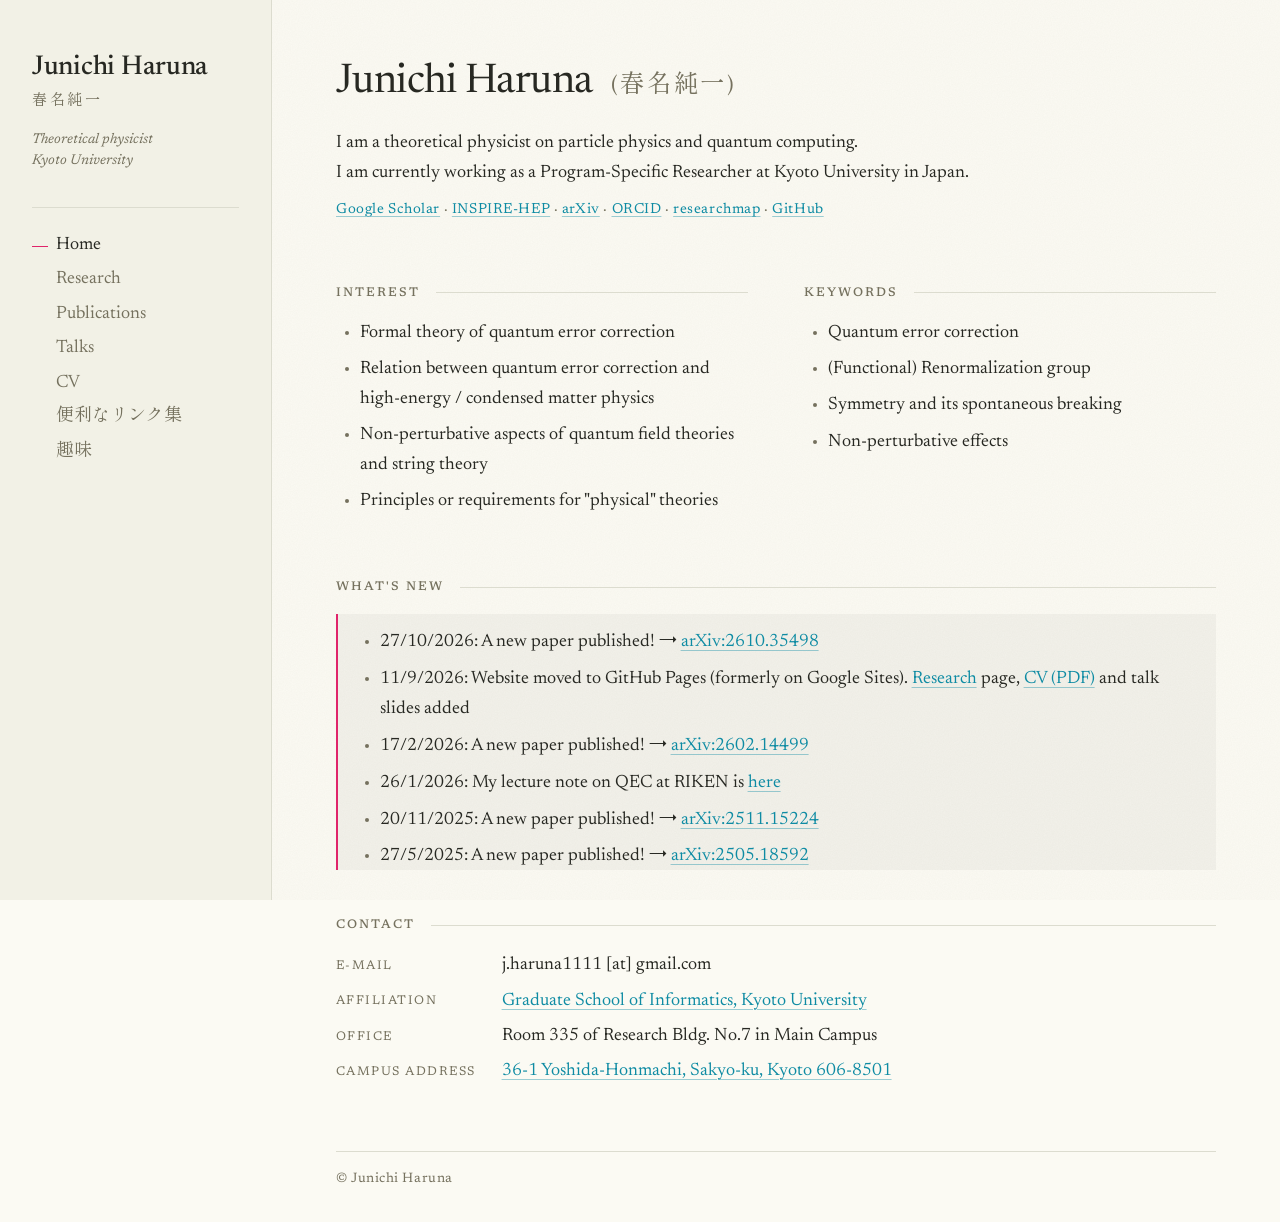
<file: index.html>
<!doctype html>
<html lang="en">
<head>
<meta charset="utf-8">
<meta name="viewport" content="width=device-width, initial-scale=1">
<title>Junichi Haruna | Theoretical Physicist, Kyoto University</title>
<meta name="description" content="Junichi Haruna (春名純一), theoretical physicist working on quantum error correction and quantum field theory. Kyoto University.">
<link rel="canonical" href="https://junichiharuna.github.io/">
<meta name="google-site-verification" content="e4Tax9iMBum7jArg2J0eHeUUNgN911jdzslIazq8mR4">
<link rel="icon" href="favicon.svg" type="image/svg+xml">
<meta property="og:type" content="profile">
<meta property="og:title" content="Junichi Haruna | Theoretical Physicist, Kyoto University">
<meta property="og:description" content="Theoretical physicist working on quantum error correction and quantum field theory. Kyoto University.">
<meta property="og:url" content="https://junichiharuna.github.io/">
<meta property="og:image" content="https://junichiharuna.github.io/og.png">
<meta name="twitter:card" content="summary_large_image">
<script type="application/ld+json">
{
  "@context": "https://schema.org",
  "@type": "Person",
  "name": "Junichi Haruna",
  "alternateName": "春名純一",
  "url": "https://junichiharuna.github.io/",
  "jobTitle": "Program-Specific Researcher",
  "affiliation": {
    "@type": "Organization",
    "name": "Graduate School of Informatics, Kyoto University"
  },
  "sameAs": [
    "https://orcid.org/0000-0002-1828-8183",
    "https://scholar.google.co.jp/citations?user=_LiP6x0AAAAJ",
    "https://inspirehep.net/authors/1798873",
    "https://arxiv.org/a/haruna_j_1",
    "https://researchmap.jp/jharuna",
    "https://github.com/junichiharuna"
  ]
}
</script>
<link rel="preconnect" href="https://fonts.googleapis.com">
<link rel="preconnect" href="https://fonts.gstatic.com" crossorigin>
<link rel="stylesheet" href="https://fonts.googleapis.com/css2?family=Newsreader:ital,opsz,wght@0,6..72,300..700;1,6..72,300..700&amp;family=Shippori+Mincho:wght@400;500;700&amp;display=swap">
<link rel="stylesheet" href="style.css">
</head>
<body>
<div class="wrap">
<header class="site">
<a class="site-name" href="./">Junichi Haruna</a>
<p class="site-kana" lang="ja">春名純一</p>
<p class="site-tagline">Theoretical physicist<br>Kyoto University</p>
<nav>
<ul>
<li><a href="./" aria-current="page">Home</a></li>
<li><a href="research.html">Research</a></li>
<li><a href="publications.html">Publications</a></li>
<li><a href="talks.html">Talks</a></li>
<li><a href="cv.html">CV</a></li>
<li><a href="links.html" lang="ja">便利なリンク集</a></li>
<li><a href="hobby.html" lang="ja">趣味</a></li>
</ul>
</nav>
</header>

<main>
<h1>Junichi Haruna <span lang="ja">(春名純一)</span></h1>
<p>I am a theoretical physicist on particle physics and quantum computing.<br>
I am currently working as a Program-Specific Researcher at Kyoto University in Japan.</p>
<p class="profiles"><a href="https://scholar.google.co.jp/citations?user=_LiP6x0AAAAJ">Google Scholar</a> &middot; <a href="https://inspirehep.net/authors/1798873?ui-citation-summary=true&amp;ui-exclude-self-citations=true">INSPIRE-HEP</a> &middot; <a href="https://arxiv.org/a/haruna_j_1">arXiv</a> &middot; <a href="https://orcid.org/0000-0002-1828-8183">ORCID</a> &middot; <a href="https://researchmap.jp/jharuna">researchmap</a> &middot; <a href="https://github.com/junichiharuna">GitHub</a></p>

<div class="two-col">
<section>
<h2>Interest</h2>
<ul>
<li>Formal theory of quantum error correction</li>
<li>Relation between quantum error correction and high-energy / condensed matter physics</li>
<li>Non-perturbative aspects of quantum field theories and string theory</li>
<li>Principles or requirements for "physical" theories</li>
</ul>
</section>
<section>
<h2>Keywords</h2>
<ul>
<li>Quantum error correction</li>
<li>(Functional) Renormalization group</li>
<li>Symmetry and its spontaneous breaking</li>
<li>Non-perturbative effects</li>
</ul>
</section>
</div>

<h2>What's new</h2>
<ul class="news" tabindex="0" aria-label="What's new">
<li>27/10/2026: A new paper published! &rarr; <a href="https://arxiv.org/abs/2610.35498">arXiv:2610.35498</a></li>
<li>11/9/2026: Website moved to GitHub Pages (formerly on Google Sites). <a href="research.html">Research</a> page, <a href="cv.pdf">CV (PDF)</a> and talk slides added</li>
<li>17/2/2026: A new paper published! &rarr; <a href="https://arxiv.org/abs/2602.14499">arXiv:2602.14499</a></li>
<li>26/1/2026: My lecture note on QEC at RIKEN is <a href="https://drive.google.com/file/d/1QXH8JB79zP4I3_r1xE0Qev1pPjiNZfe9/view?usp=drive_link">here</a></li>
<li>20/11/2025: A new paper published! &rarr; <a href="https://arxiv.org/abs/2511.15224">arXiv:2511.15224</a></li>
<li>27/5/2025: A new paper published! &rarr; <a href="https://arxiv.org/abs/2505.18592">arXiv:2505.18592</a></li>
<li>27/12/2023: A new paper published! &rarr; <a href="https://arxiv.org/abs/2312.15673">arXiv:2312.15673</a></li>
<li>29/11/2023: A new paper published! &rarr; <a href="https://arxiv.org/abs/2311.17388">arXiv:2311.17388</a></li>
<li>28/9/2023: A new paper published! &rarr; <a href="https://arxiv.org/abs/2309.15584">arXiv:2309.15584</a></li>
<li>12/1/2022: A new paper published! &rarr; <a href="https://arxiv.org/abs/2201.04111">arXiv:2201.04111</a></li>
<li>08/12/2021: A new paper published! &rarr; <a href="https://arxiv.org/abs/2112.01886">arXiv:2112.01886</a></li>
<li>30/7/2021: A new paper published! &rarr; <a href="https://arxiv.org/abs/2104.05431">arXiv:2104.05431</a></li>
<li>14/2/2020: Website opened</li>
</ul>

<h2>Contact</h2>
<dl class="contact">
<dt>E-mail</dt><dd>j.haruna1111 [at] gmail.com</dd>
<dt>Affiliation</dt><dd><a href="https://www.google.com/maps/search/?api=1&amp;query=%E4%BA%AC%E9%83%BD%E5%A4%A7%E5%AD%A6+%E7%B7%8F%E5%90%88%E7%A0%94%E7%A9%B67%E5%8F%B7%E9%A4%A8">Graduate School of Informatics, Kyoto University</a></dd>
<dt>Office</dt><dd>Room 335 of Research Bldg. No.7 in Main Campus</dd>
<dt>Campus address</dt><dd><a href="https://www.google.com/maps/search/?api=1&amp;query=%E4%BA%AC%E9%83%BD%E5%A4%A7%E5%AD%A6+%E5%90%89%E7%94%B0%E3%82%AD%E3%83%A3%E3%83%B3%E3%83%91%E3%82%B9+%E6%9C%AC%E9%83%A8%E6%A7%8B%E5%86%85">36-1 Yoshida-Honmachi, Sakyo-ku, Kyoto 606-8501</a></dd>
</dl>
</main>

<footer>&copy; Junichi Haruna</footer>
</div>
</body>
</html>
</file>
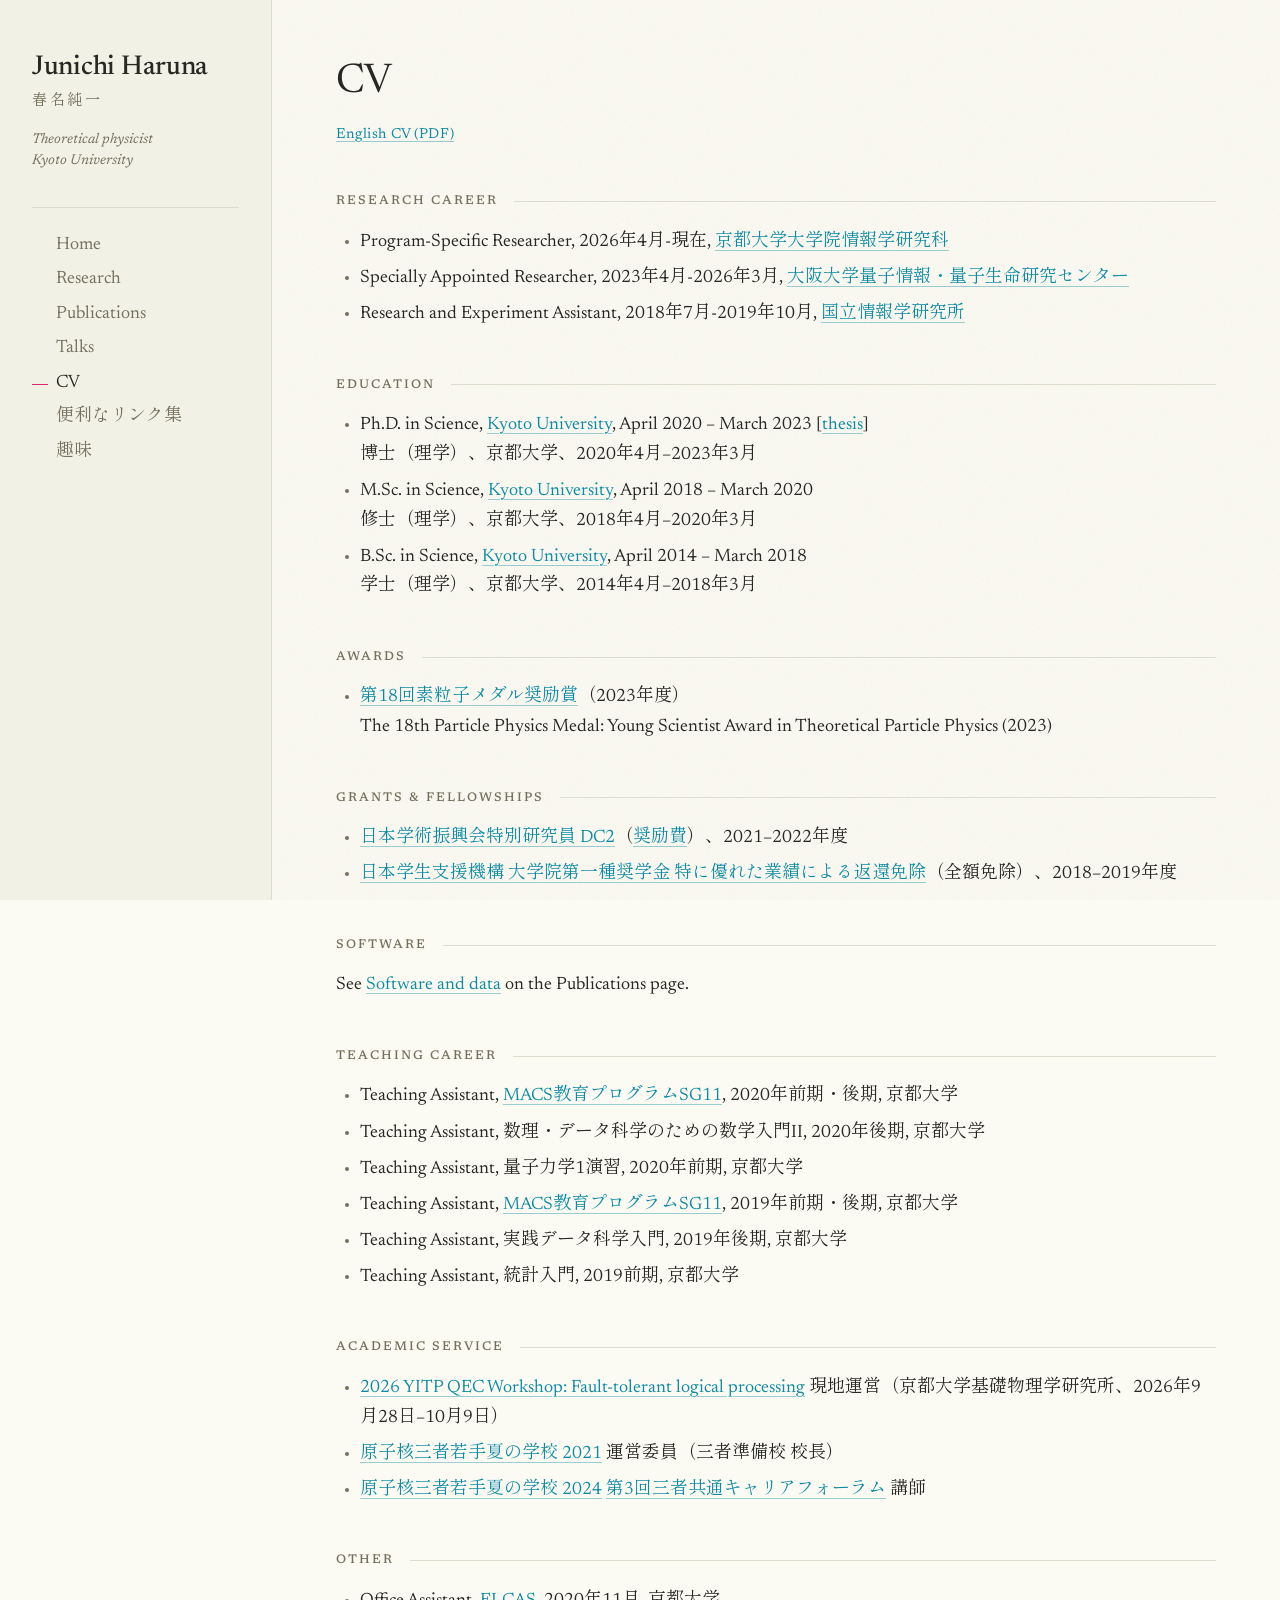
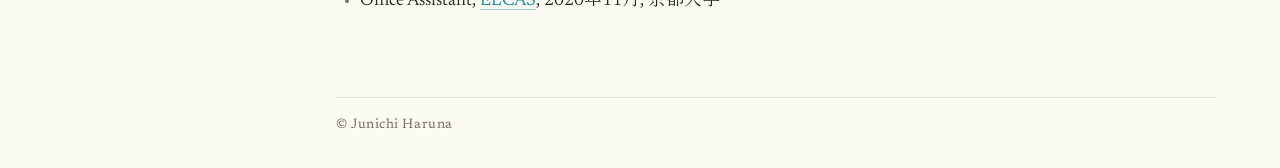
<file: cv.html>
<!doctype html>
<html lang="en">
<head>
<meta charset="utf-8">
<meta name="viewport" content="width=device-width, initial-scale=1">
<title>CV | Junichi Haruna, Kyoto University</title>
<meta name="description" content="Curriculum vitae of Junichi Haruna: research career, education, awards, grants, teaching and academic service. English PDF available.">
<link rel="canonical" href="https://junichiharuna.github.io/cv.html">
<link rel="icon" href="favicon.svg" type="image/svg+xml">
<meta property="og:type" content="website">
<meta property="og:title" content="CV | Junichi Haruna, Kyoto University">
<meta property="og:description" content="Research career, education, awards, grants, teaching and academic service.">
<meta property="og:url" content="https://junichiharuna.github.io/cv.html">
<meta property="og:image" content="https://junichiharuna.github.io/og.png">
<meta name="twitter:card" content="summary_large_image">
<link rel="preconnect" href="https://fonts.googleapis.com">
<link rel="preconnect" href="https://fonts.gstatic.com" crossorigin>
<link rel="stylesheet" href="https://fonts.googleapis.com/css2?family=Newsreader:ital,opsz,wght@0,6..72,300..700;1,6..72,300..700&amp;family=Shippori+Mincho:wght@400;500;700&amp;display=swap">
<link rel="stylesheet" href="style.css">
</head>
<body>
<div class="wrap">
<header class="site">
<a class="site-name" href="./">Junichi Haruna</a>
<p class="site-kana" lang="ja">春名純一</p>
<p class="site-tagline">Theoretical physicist<br>Kyoto University</p>
<nav>
<ul>
<li><a href="./">Home</a></li>
<li><a href="research.html">Research</a></li>
<li><a href="publications.html">Publications</a></li>
<li><a href="talks.html">Talks</a></li>
<li><a href="cv.html" aria-current="page">CV</a></li>
<li><a href="links.html" lang="ja">便利なリンク集</a></li>
<li><a href="hobby.html" lang="ja">趣味</a></li>
</ul>
</nav>
</header>

<main>
<h1>CV</h1>
<p class="profiles"><a href="cv.pdf">English CV (PDF)</a></p>

<h2>Research career</h2>
<ul>
<li>Program-Specific Researcher, <span lang="ja">2026年4月-現在, <a href="https://www.i.kyoto-u.ac.jp/">京都大学大学院情報学研究科</a></span></li>
<li>Specially Appointed Researcher, <span lang="ja">2023年4月-2026年3月, <a href="https://qiqb.osaka-u.ac.jp/">大阪大学量子情報・量子生命研究センター</a></span></li>
<li>Research and Experiment Assistant, <span lang="ja">2018年7月-2019年10月, <a href="https://www.nii.ac.jp/">国立情報学研究所</a></span></li>
</ul>

<h2>Education</h2>
<ul>
<li>Ph.D. in Science, <a href="https://www.sci.kyoto-u.ac.jp/">Kyoto University</a>, April 2020 &ndash; March 2023 [<a href="https://doi.org/10.14989/doctor.k24410">thesis</a>]<br>
<span lang="ja">博士（理学）、京都大学、2020年4月&ndash;2023年3月</span></li>
<li>M.Sc. in Science, <a href="https://www.sci.kyoto-u.ac.jp/">Kyoto University</a>, April 2018 &ndash; March 2020<br>
<span lang="ja">修士（理学）、京都大学、2018年4月&ndash;2020年3月</span></li>
<li>B.Sc. in Science, <a href="https://www.sci.kyoto-u.ac.jp/">Kyoto University</a>, April 2014 &ndash; March 2018<br>
<span lang="ja">学士（理学）、京都大学、2014年4月&ndash;2018年3月</span></li>
</ul>

<h2>Awards</h2>
<ul>
<li><span lang="ja"><a href="https://www2.yukawa.kyoto-u.ac.jp/~sg.www/syorei_s/result23/Smedal23.html">第18回素粒子メダル奨励賞</a>（2023年度）</span><br>
The 18th Particle Physics Medal: Young Scientist Award in Theoretical Particle Physics (2023)</li>
</ul>

<h2>Grants &amp; Fellowships</h2>
<ul lang="ja">
<li><a href="https://www.jsps.go.jp/j-pd/">日本学術振興会特別研究員 DC2</a>（<a href="https://kaken.nii.ac.jp/ja/grant/KAKENHI-PROJECT-21J14825">奨励費</a>）、2021–2022年度</li>
<li><a href="https://www.jasso.go.jp/shogakukin/saiyochu/gyosekimenjo/index.html">日本学生支援機構 大学院第一種奨学金 特に優れた業績による返還免除</a>（全額免除）、2018–2019年度</li>
</ul>

<h2>Software</h2>
<p>See <a href="publications.html#software">Software and data</a> on the Publications page.</p>

<h2>Teaching career</h2>
<ul lang="ja">
<li>Teaching Assistant, <a href="https://www.sci.kyoto-u.ac.jp/ja/academics/programs/macs/sg/sg2020/sg2020-nakano">MACS教育プログラムSG11</a>, 2020年前期・後期, 京都大学</li>
<li>Teaching Assistant, 数理・データ科学のための数学入門II, 2020年後期, 京都大学</li>
<li>Teaching Assistant, 量子力学1演習, 2020年前期, 京都大学</li>
<li>Teaching Assistant, <a href="https://www.sci.kyoto-u.ac.jp/ja/academics/programs/macs/activities/2019/studygroup2019-2">MACS教育プログラムSG11</a>, 2019年前期・後期, 京都大学</li>
<li>Teaching Assistant, 実践データ科学入門, 2019年後期, 京都大学</li>
<li>Teaching Assistant, 統計入門, 2019前期, 京都大学</li>
</ul>

<h2>Academic service</h2>
<ul lang="ja">
<li><a href="https://sites.google.com/view/2026-yitp-logical-processing/home">2026 YITP QEC Workshop: Fault-tolerant logical processing</a> 現地運営（京都大学基礎物理学研究所、2026年9月28日&ndash;10月9日）</li>
<li><a href="https://www2.yukawa.kyoto-u.ac.jp/~sansha.wakate/school2021/index.html">原子核三者若手夏の学校 2021</a> 運営委員（三者準備校 校長）</li>
<li><a href="https://www2.yukawa.kyoto-u.ac.jp/~sansha.wakate/school2024/index.html">原子核三者若手夏の学校 2024</a> <a href="https://www2.yukawa.kyoto-u.ac.jp/~sansha.wakate/school2024/career.html">第3回三者共通キャリアフォーラム</a> 講師</li>
</ul>

<h2>Other</h2>
<ul lang="ja">
<li>Office Assistant, <a href="https://www.kyoto-u.ac.jp/ja/admissions/koudai/elcas">ELCAS</a>, 2020年11月, 京都大学</li>
</ul>
</main>

<footer>&copy; Junichi Haruna</footer>
</div>
</body>
</html>
</file>
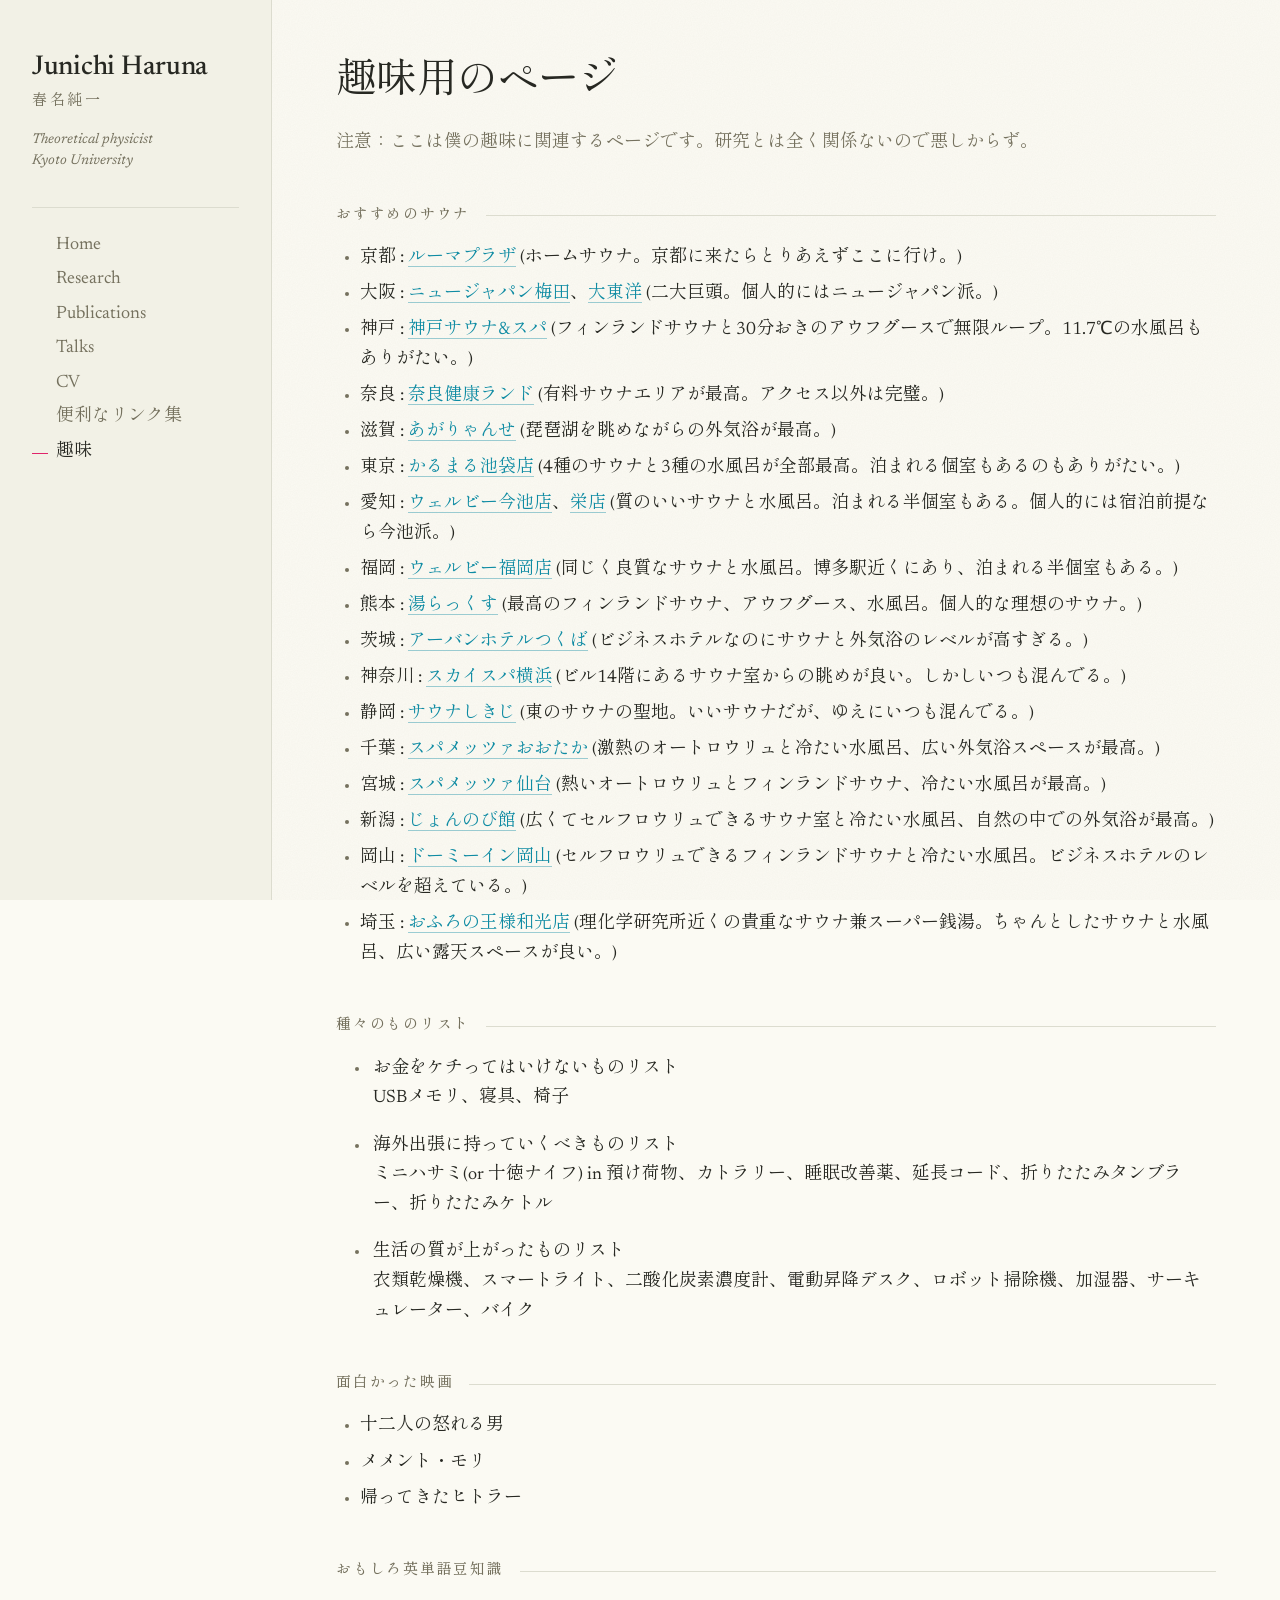
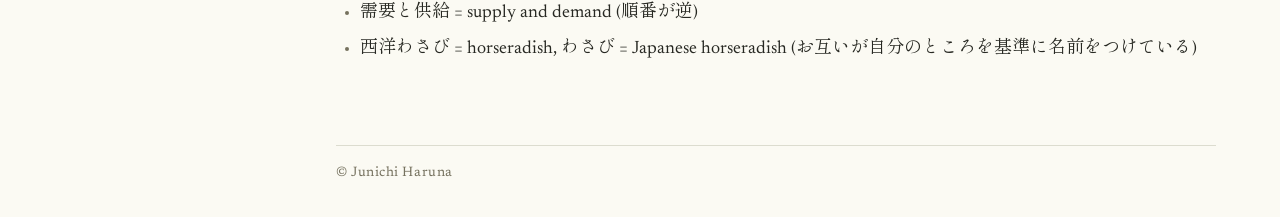
<file: hobby.html>
<!doctype html>
<html lang="ja">
<head>
<meta charset="utf-8">
<meta name="viewport" content="width=device-width, initial-scale=1">
<title>趣味 | Junichi Haruna, Kyoto University</title>
<meta name="description" content="春名純一の趣味のページ。おすすめのサウナ、種々のものリスト、面白かった映画など。">
<link rel="canonical" href="https://junichiharuna.github.io/hobby.html">
<link rel="icon" href="favicon.svg" type="image/svg+xml">
<meta property="og:type" content="website">
<meta property="og:title" content="趣味 | Junichi Haruna, Kyoto University">
<meta property="og:description" content="おすすめのサウナ、種々のものリスト、面白かった映画など。">
<meta property="og:url" content="https://junichiharuna.github.io/hobby.html">
<meta property="og:image" content="https://junichiharuna.github.io/og.png">
<meta name="twitter:card" content="summary_large_image">
<link rel="preconnect" href="https://fonts.googleapis.com">
<link rel="preconnect" href="https://fonts.gstatic.com" crossorigin>
<link rel="stylesheet" href="https://fonts.googleapis.com/css2?family=Newsreader:ital,opsz,wght@0,6..72,300..700;1,6..72,300..700&amp;family=Shippori+Mincho:wght@400;500;700&amp;display=swap">
<link rel="stylesheet" href="style.css">
</head>
<body>
<div class="wrap">
<header class="site">
<a class="site-name" href="./" lang="en">Junichi Haruna</a>
<p class="site-kana">春名純一</p>
<p class="site-tagline" lang="en">Theoretical physicist<br>Kyoto University</p>
<nav>
<ul lang="en">
<li><a href="./">Home</a></li>
<li><a href="research.html">Research</a></li>
<li><a href="publications.html">Publications</a></li>
<li><a href="talks.html">Talks</a></li>
<li><a href="cv.html">CV</a></li>
<li><a href="links.html" lang="ja">便利なリンク集</a></li>
<li><a href="hobby.html" lang="ja" aria-current="page">趣味</a></li>
</ul>
</nav>
</header>

<main>
<h1>趣味用のページ</h1>
<p class="muted">注意：ここは僕の趣味に関連するページです。研究とは全く関係ないので悪しからず。</p>

<h2>おすすめのサウナ</h2>
<ul>
<li>京都 : <a href="https://rumor-plaza.jp/">ルーマプラザ</a> (ホームサウナ。京都に来たらとりあえずここに行け。)</li>
<li>大阪 : <a href="https://www.umedasauna-newjapan.jp/">ニュージャパン梅田</a>、<a href="https://www.daitoyo.co.jp/spa/mens/">大東洋</a> (二大巨頭。個人的にはニュージャパン派。)</li>
<li>神戸 : <a href="https://www.kobe-sauna.co.jp/">神戸サウナ&amp;スパ</a> (フィンランドサウナと30分おきのアウフグースで無限ループ。11.7℃の水風呂もありがたい。)</li>
<li>奈良 : <a href="https://www.narakenkoland.net/">奈良健康ランド</a> (有料サウナエリアが最高。アクセス以外は完璧。)</li>
<li>滋賀 : <a href="https://www.agaryanse.co.jp/">あがりゃんせ</a> (琵琶湖を眺めながらの外気浴が最高。)</li>
<li>東京 : <a href="https://karumaru.jp/ikebukuro/">かるまる池袋店</a> (4種のサウナと3種の水風呂が全部最高。泊まれる個室もあるのもありがたい。)</li>
<li>愛知 : <a href="https://www.wellbe.co.jp/imaike/">ウェルビー今池店</a>、<a href="https://www.wellbe.co.jp/sakae/">栄店</a> (質のいいサウナと水風呂。泊まれる半個室もある。個人的には宿泊前提なら今池派。)</li>
<li>福岡 : <a href="https://www.wellbe.co.jp/fukuoka/">ウェルビー福岡店</a> (同じく良質なサウナと水風呂。博多駅近くにあり、泊まれる半個室もある。)</li>
<li>熊本 : <a href="https://www.yulax.info/">湯らっくす</a> (最高のフィンランドサウナ、アウフグース、水風呂。個人的な理想のサウナ。)</li>
<li>茨城 : <a href="https://urbanhotel.co.jp/">アーバンホテルつくば</a> (ビジネスホテルなのにサウナと外気浴のレベルが高すぎる。)</li>
<li>神奈川 : <a href="https://www.skyspa.co.jp/">スカイスパ横浜</a> (ビル14階にあるサウナ室からの眺めが良い。しかしいつも混んでる。)</li>
<li>静岡 : <a href="https://www.saunashikiji.jp/">サウナしきじ</a> (東のサウナの聖地。いいサウナだが、ゆえにいつも混んでる。)</li>
<li>千葉 : <a href="https://www.ryusenjinoyu.com/spametsaotaka/">スパメッツァおおたか</a> (激熱のオートロウリュと冷たい水風呂、広い外気浴スペースが最高。)</li>
<li>宮城 : <a href="https://ryusenjinoyu.com/spametsasendai/">スパメッツァ仙台</a> (熱いオートロウリュとフィンランドサウナ、冷たい水風呂が最高。)</li>
<li>新潟 : <a href="https://www.jonnobi.com/">じょんのび館</a> (広くてセルフロウリュできるサウナ室と冷たい水風呂、自然の中での外気浴が最高。)</li>
<li>岡山 : <a href="https://dormy-hotels.com/dormyinn/hotels/okayama/">ドーミーイン岡山</a> (セルフロウリュできるフィンランドサウナと冷たい水風呂。ビジネスホテルのレベルを超えている。)</li>
<li>埼玉 : <a href="https://www.ousama2603.com/wako/">おふろの王様和光店</a> (理化学研究所近くの貴重なサウナ兼スーパー銭湯。ちゃんとしたサウナと水風呂、広い露天スペースが良い。)</li>
</ul>

<h2>種々のものリスト</h2>
<ul class="entries">
<li>お金をケチってはいけないものリスト<br>
USBメモリ、寝具、椅子</li>
<li>海外出張に持っていくべきものリスト<br>
ミニハサミ(or 十徳ナイフ) in 預け荷物、カトラリー、睡眠改善薬、延長コード、折りたたみタンブラー、折りたたみケトル</li>
<li>生活の質が上がったものリスト<br>
衣類乾燥機、スマートライト、二酸化炭素濃度計、電動昇降デスク、ロボット掃除機、加湿器、サーキュレーター、バイク</li>
</ul>

<h2>面白かった映画</h2>
<ul>
<li>十二人の怒れる男</li>
<li>メメント・モリ</li>
<li>帰ってきたヒトラー</li>
</ul>

<h2>おもしろ英単語豆知識</h2>
<ul>
<li>需要と供給 = supply and demand (順番が逆)</li>
<li>西洋わさび = horseradish, わさび = Japanese horseradish (お互いが自分のところを基準に名前をつけている)</li>
</ul>
</main>

<footer lang="en">&copy; Junichi Haruna</footer>
</div>
</body>
</html>
</file>
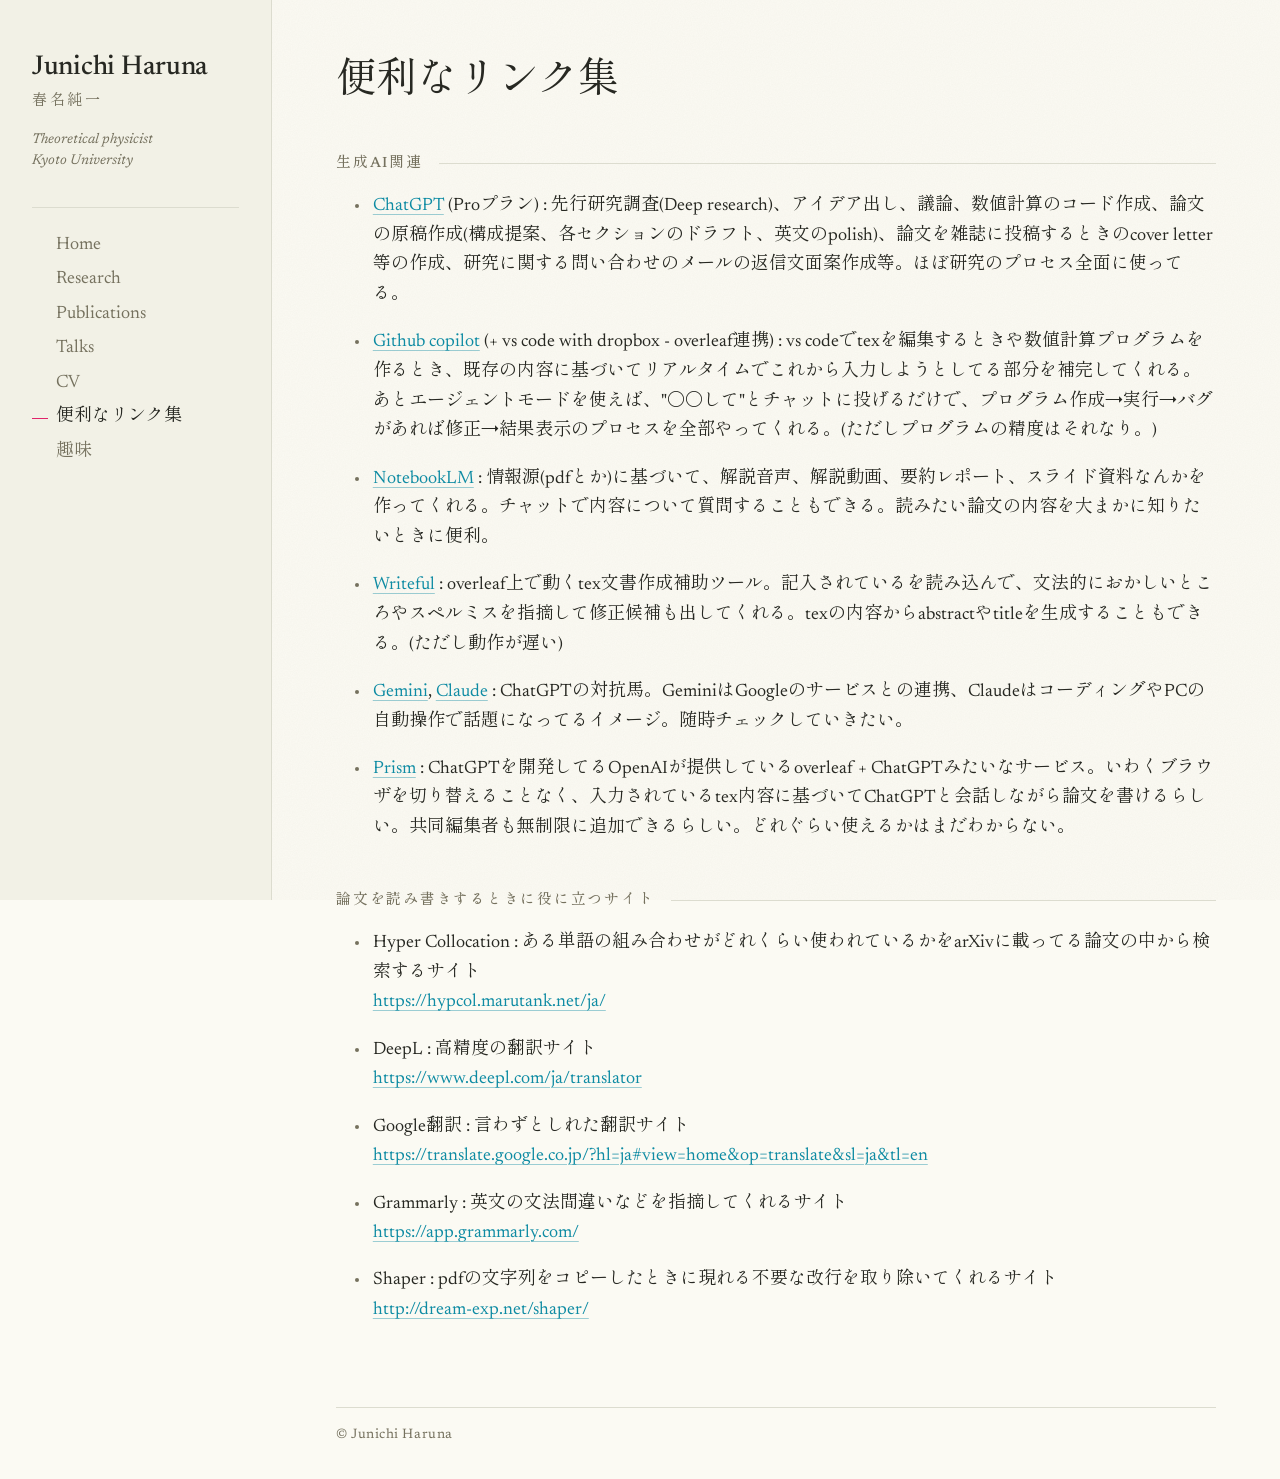
<file: links.html>
<!doctype html>
<html lang="ja">
<head>
<meta charset="utf-8">
<meta name="viewport" content="width=device-width, initial-scale=1">
<title>便利なリンク集 | Junichi Haruna, Kyoto University</title>
<meta name="description" content="春名純一が研究で使っている生成AIツールと、論文を読み書きするときに役に立つサイトのリンク集。">
<link rel="canonical" href="https://junichiharuna.github.io/links.html">
<link rel="icon" href="favicon.svg" type="image/svg+xml">
<meta property="og:type" content="website">
<meta property="og:title" content="便利なリンク集 | Junichi Haruna, Kyoto University">
<meta property="og:description" content="研究で使っている生成AIツールと、論文を読み書きするときに役に立つサイト。">
<meta property="og:url" content="https://junichiharuna.github.io/links.html">
<meta property="og:image" content="https://junichiharuna.github.io/og.png">
<meta name="twitter:card" content="summary_large_image">
<link rel="preconnect" href="https://fonts.googleapis.com">
<link rel="preconnect" href="https://fonts.gstatic.com" crossorigin>
<link rel="stylesheet" href="https://fonts.googleapis.com/css2?family=Newsreader:ital,opsz,wght@0,6..72,300..700;1,6..72,300..700&amp;family=Shippori+Mincho:wght@400;500;700&amp;display=swap">
<link rel="stylesheet" href="style.css">
</head>
<body>
<div class="wrap">
<header class="site">
<a class="site-name" href="./" lang="en">Junichi Haruna</a>
<p class="site-kana">春名純一</p>
<p class="site-tagline" lang="en">Theoretical physicist<br>Kyoto University</p>
<nav>
<ul lang="en">
<li><a href="./">Home</a></li>
<li><a href="research.html">Research</a></li>
<li><a href="publications.html">Publications</a></li>
<li><a href="talks.html">Talks</a></li>
<li><a href="cv.html">CV</a></li>
<li><a href="links.html" lang="ja" aria-current="page">便利なリンク集</a></li>
<li><a href="hobby.html" lang="ja">趣味</a></li>
</ul>
</nav>
</header>

<main>
<h1>便利なリンク集</h1>

<h2>生成AI関連</h2>
<ul class="entries">
<li><a href="https://chatgpt.com/">ChatGPT</a> (Proプラン) : 先行研究調査(Deep research)、アイデア出し、議論、数値計算のコード作成、論文の原稿作成(構成提案、各セクションのドラフト、英文のpolish)、論文を雑誌に投稿するときのcover letter等の作成、研究に関する問い合わせのメールの返信文面案作成等。ほぼ研究のプロセス全面に使ってる。</li>
<li><a href="https://github.com/features/copilot?locale=ja">Github copilot</a> (+ vs code with dropbox - overleaf連携) : vs codeでtexを編集するときや数値計算プログラムを作るとき、既存の内容に基づいてリアルタイムでこれから入力しようとしてる部分を補完してくれる。あとエージェントモードを使えば、"〇〇して"とチャットに投げるだけで、プログラム作成→実行→バグがあれば修正→結果表示のプロセスを全部やってくれる。(ただしプログラムの精度はそれなり。)</li>
<li><a href="https://notebooklm.google.com/">NotebookLM</a> : 情報源(pdfとか)に基づいて、解説音声、解説動画、要約レポート、スライド資料なんかを作ってくれる。チャットで内容について質問することもできる。読みたい論文の内容を大まかに知りたいときに便利。</li>
<li><a href="https://my.writefull.com/plans">Writeful</a> : overleaf上で動くtex文書作成補助ツール。記入されているを読み込んで、文法的におかしいところやスペルミスを指摘して修正候補も出してくれる。texの内容からabstractやtitleを生成することもできる。(ただし動作が遅い)</li>
<li><a href="https://gemini.google.com/app?hl=ja">Gemini</a>, <a href="https://claude.ai/">Claude</a> : ChatGPTの対抗馬。GeminiはGoogleのサービスとの連携、ClaudeはコーディングやPCの自動操作で話題になってるイメージ。随時チェックしていきたい。</li>
<li><a href="https://openai.com/ja-JP/prism/">Prism</a> : ChatGPTを開発してるOpenAIが提供しているoverleaf + ChatGPTみたいなサービス。いわくブラウザを切り替えることなく、入力されているtex内容に基づいてChatGPTと会話しながら論文を書けるらしい。共同編集者も無制限に追加できるらしい。どれぐらい使えるかはまだわからない。</li>
</ul>

<h2>論文を読み書きするときに役に立つサイト</h2>
<ul class="entries">
<li>Hyper Collocation : ある単語の組み合わせがどれくらい使われているかをarXivに載ってる論文の中から検索するサイト<br>
<a href="https://hypcol.marutank.net/ja/">https://hypcol.marutank.net/ja/</a></li>
<li>DeepL : 高精度の翻訳サイト<br>
<a href="https://www.deepl.com/ja/translator">https://www.deepl.com/ja/translator</a></li>
<li>Google翻訳 : 言わずとしれた翻訳サイト<br>
<a href="https://translate.google.co.jp/?hl=ja#view=home&amp;op=translate&amp;sl=ja&amp;tl=en">https://translate.google.co.jp/?hl=ja#view=home&amp;op=translate&amp;sl=ja&amp;tl=en</a></li>
<li>Grammarly : 英文の文法間違いなどを指摘してくれるサイト<br>
<a href="https://app.grammarly.com/">https://app.grammarly.com/</a></li>
<li>Shaper : pdfの文字列をコピーしたときに現れる不要な改行を取り除いてくれるサイト<br>
<a href="http://dream-exp.net/shaper/">http://dream-exp.net/shaper/</a></li>
</ul>
</main>

<footer lang="en">&copy; Junichi Haruna</footer>
</div>
</body>
</html>
</file>
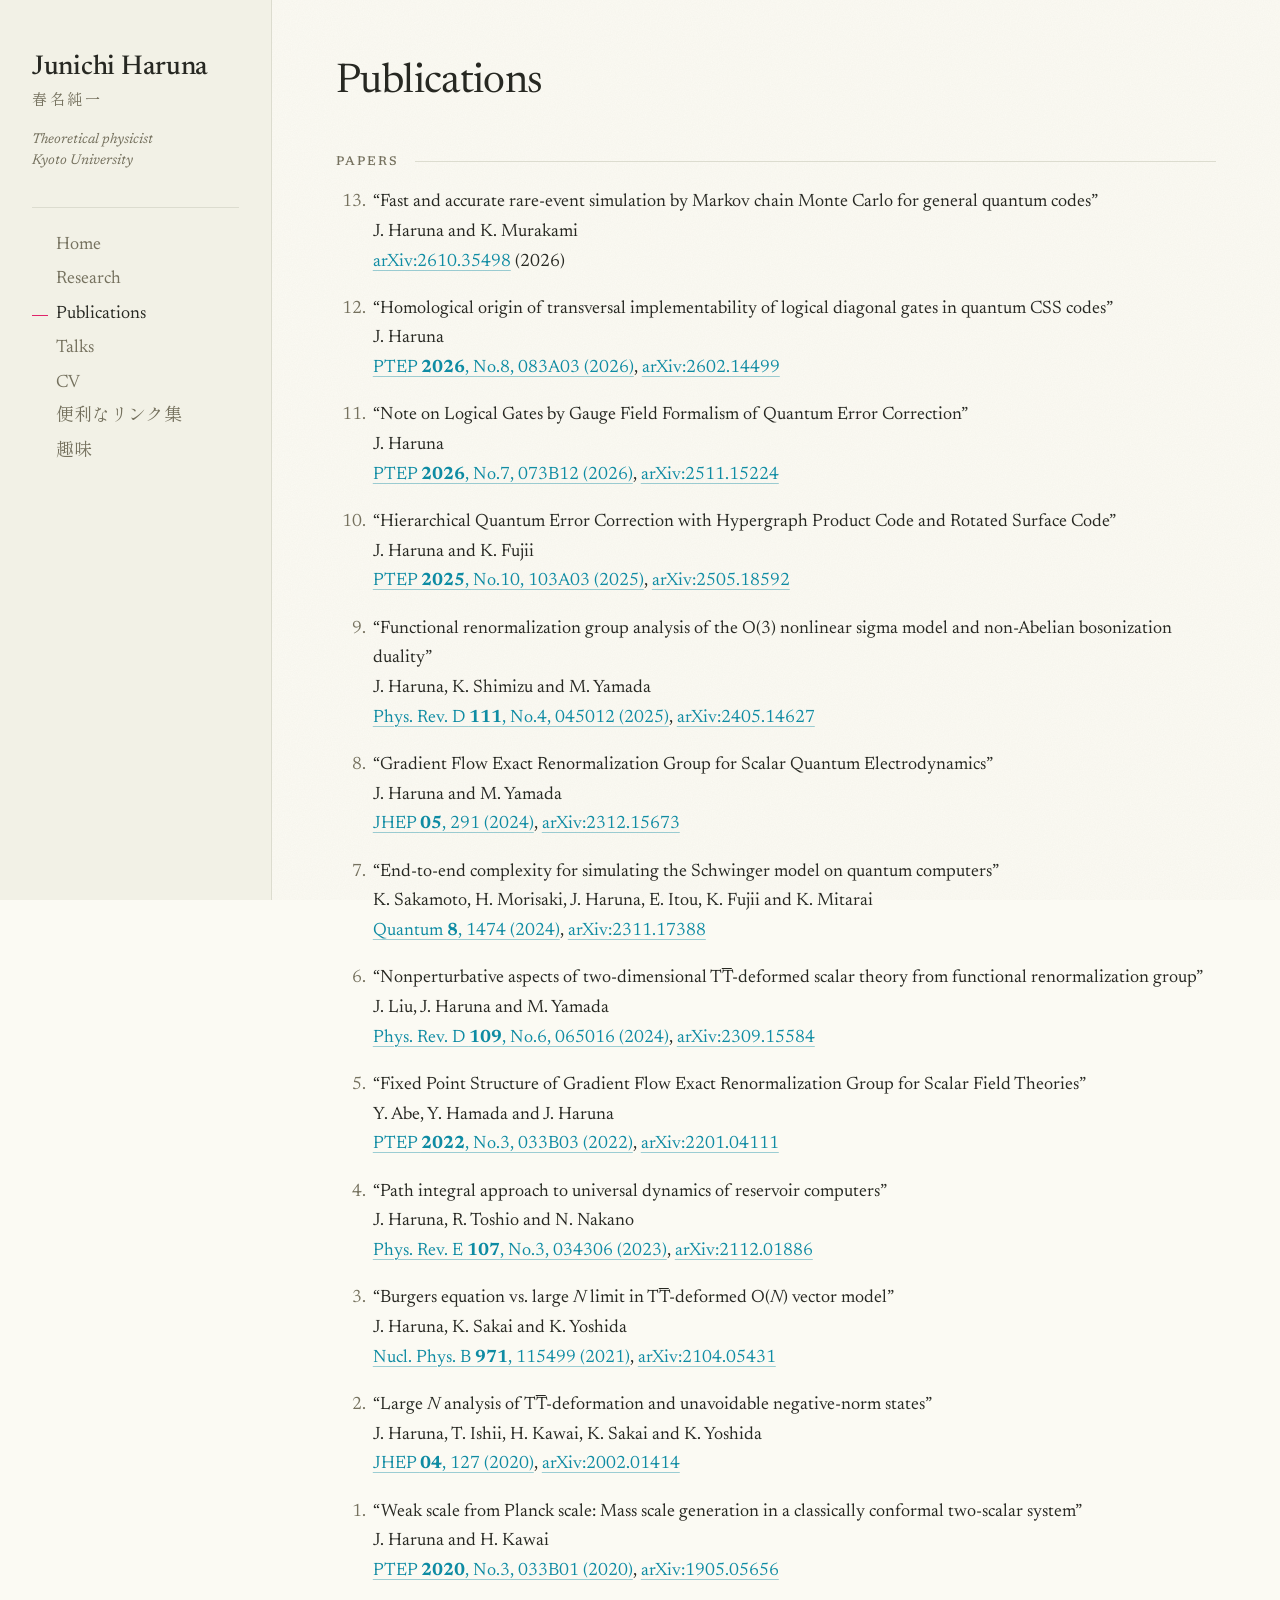
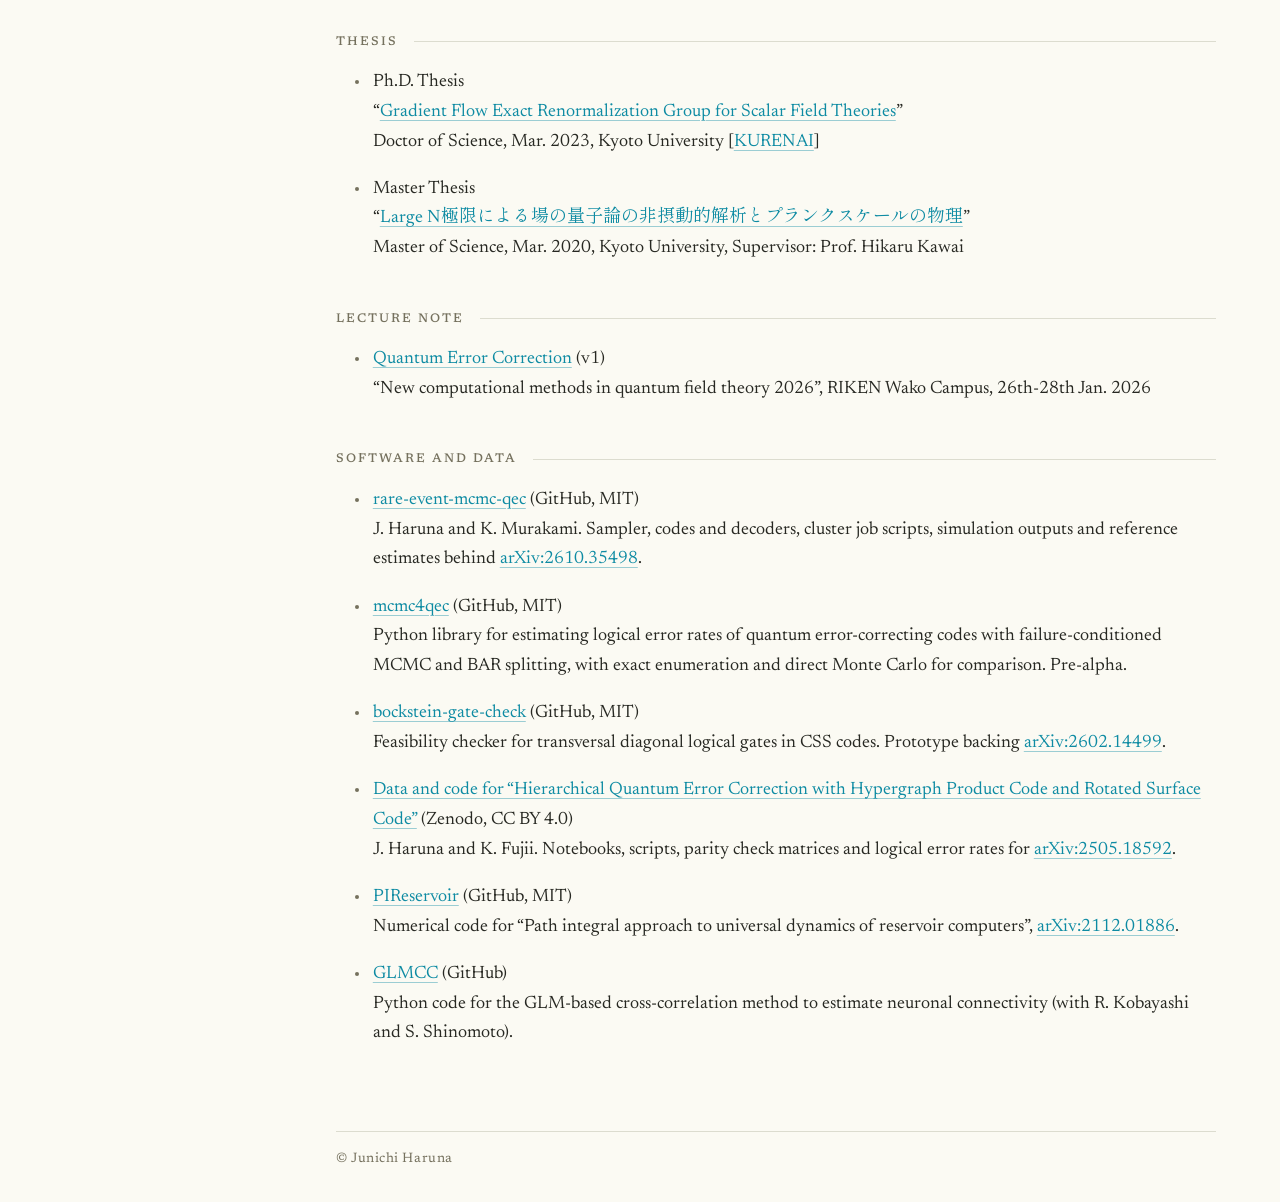
<file: publications.html>
<!doctype html>
<html lang="en">
<head>
<meta charset="utf-8">
<meta name="viewport" content="width=device-width, initial-scale=1">
<title>Publications | Junichi Haruna, Kyoto University</title>
<meta name="description" content="Papers, theses, lecture notes, software and data of Junichi Haruna, theoretical physicist at Kyoto University.">
<link rel="canonical" href="https://junichiharuna.github.io/publications.html">
<link rel="icon" href="favicon.svg" type="image/svg+xml">
<meta property="og:type" content="website">
<meta property="og:title" content="Publications | Junichi Haruna, Kyoto University">
<meta property="og:description" content="Papers, theses, lecture notes, software and data.">
<meta property="og:url" content="https://junichiharuna.github.io/publications.html">
<meta property="og:image" content="https://junichiharuna.github.io/og.png">
<meta name="twitter:card" content="summary_large_image">
<link rel="preconnect" href="https://fonts.googleapis.com">
<link rel="preconnect" href="https://fonts.gstatic.com" crossorigin>
<link rel="stylesheet" href="https://fonts.googleapis.com/css2?family=Newsreader:ital,opsz,wght@0,6..72,300..700;1,6..72,300..700&amp;family=Shippori+Mincho:wght@400;500;700&amp;display=swap">
<link rel="stylesheet" href="style.css">
</head>
<body>
<div class="wrap">
<header class="site">
<a class="site-name" href="./">Junichi Haruna</a>
<p class="site-kana" lang="ja">春名純一</p>
<p class="site-tagline">Theoretical physicist<br>Kyoto University</p>
<nav>
<ul>
<li><a href="./">Home</a></li>
<li><a href="research.html">Research</a></li>
<li><a href="publications.html" aria-current="page">Publications</a></li>
<li><a href="talks.html">Talks</a></li>
<li><a href="cv.html">CV</a></li>
<li><a href="links.html" lang="ja">便利なリンク集</a></li>
<li><a href="hobby.html" lang="ja">趣味</a></li>
</ul>
</nav>
</header>

<main>
<h1>Publications</h1>

<h2>Papers</h2>
<ol class="entries" reversed>
<li>&ldquo;Fast and accurate rare-event simulation by Markov chain Monte Carlo for general quantum codes&rdquo;<br>
J. Haruna and K. Murakami<br>
<a href="https://arxiv.org/abs/2610.35498">arXiv:2610.35498</a> (2026)</li>
<li>&ldquo;Homological origin of transversal implementability of logical diagonal gates in quantum CSS codes&rdquo;<br>
J. Haruna<br>
<a href="https://doi.org/10.1093/ptep/ptag133">PTEP <b>2026</b>, No.8, 083A03 (2026)</a>, <a href="https://arxiv.org/abs/2602.14499">arXiv:2602.14499</a></li>
<li>&ldquo;Note on Logical Gates by Gauge Field Formalism of Quantum Error Correction&rdquo;<br>
J. Haruna<br>
<a href="https://doi.org/10.1093/ptep/ptag105">PTEP <b>2026</b>, No.7, 073B12 (2026)</a>, <a href="https://arxiv.org/abs/2511.15224">arXiv:2511.15224</a></li>
<li>&ldquo;Hierarchical Quantum Error Correction with Hypergraph Product Code and Rotated Surface Code&rdquo;<br>
J. Haruna and K. Fujii<br>
<a href="https://doi.org/10.1093/ptep/ptaf130">PTEP <b>2025</b>, No.10, 103A03 (2025)</a>, <a href="https://arxiv.org/abs/2505.18592">arXiv:2505.18592</a></li>
<li>&ldquo;Functional renormalization group analysis of the O(3) nonlinear sigma model and non-Abelian bosonization duality&rdquo;<br>
J. Haruna, K. Shimizu and M. Yamada<br>
<a href="https://doi.org/10.1103/PhysRevD.111.045012">Phys. Rev. D <b>111</b>, No.4, 045012 (2025)</a>, <a href="https://arxiv.org/abs/2405.14627">arXiv:2405.14627</a></li>
<li>&ldquo;Gradient Flow Exact Renormalization Group for Scalar Quantum Electrodynamics&rdquo;<br>
J. Haruna and M. Yamada<br>
<a href="https://doi.org/10.1007/JHEP05(2024)291">JHEP <b>05</b>, 291 (2024)</a>, <a href="https://arxiv.org/abs/2312.15673">arXiv:2312.15673</a></li>
<li>&ldquo;End-to-end complexity for simulating the Schwinger model on quantum computers&rdquo;<br>
K. Sakamoto, H. Morisaki, J. Haruna, E. Itou, K. Fujii and K. Mitarai<br>
<a href="https://doi.org/10.22331/q-2024-09-17-1474">Quantum <b>8</b>, 1474 (2024)</a>, <a href="https://arxiv.org/abs/2311.17388">arXiv:2311.17388</a></li>
<li>&ldquo;Nonperturbative aspects of two-dimensional T<span class="ovl">T</span>-deformed scalar theory from functional renormalization group&rdquo;<br>
J. Liu, J. Haruna and M. Yamada<br>
<a href="https://doi.org/10.1103/PhysRevD.109.065016">Phys. Rev. D <b>109</b>, No.6, 065016 (2024)</a>, <a href="https://arxiv.org/abs/2309.15584">arXiv:2309.15584</a></li>
<li>&ldquo;Fixed Point Structure of Gradient Flow Exact Renormalization Group for Scalar Field Theories&rdquo;<br>
Y. Abe, Y. Hamada and J. Haruna<br>
<a href="https://doi.org/10.1093/ptep/ptac021">PTEP <b>2022</b>, No.3, 033B03 (2022)</a>, <a href="https://arxiv.org/abs/2201.04111">arXiv:2201.04111</a></li>
<li>&ldquo;Path integral approach to universal dynamics of reservoir computers&rdquo;<br>
J. Haruna, R. Toshio and N. Nakano<br>
<a href="https://doi.org/10.1103/PhysRevE.107.034306">Phys. Rev. E <b>107</b>, No.3, 034306 (2023)</a>, <a href="https://arxiv.org/abs/2112.01886">arXiv:2112.01886</a></li>
<li>&ldquo;Burgers equation vs. large <i>N</i> limit in T<span class="ovl">T</span>-deformed O(<i>N</i>) vector model&rdquo;<br>
J. Haruna, K. Sakai and K. Yoshida<br>
<a href="https://doi.org/10.1016/j.nuclphysb.2021.115499">Nucl. Phys. B <b>971</b>, 115499 (2021)</a>, <a href="https://arxiv.org/abs/2104.05431">arXiv:2104.05431</a></li>
<li>&ldquo;Large <i>N</i> analysis of T<span class="ovl">T</span>-deformation and unavoidable negative-norm states&rdquo;<br>
J. Haruna, T. Ishii, H. Kawai, K. Sakai and K. Yoshida<br>
<a href="https://doi.org/10.1007/JHEP04(2020)127">JHEP <b>04</b>, 127 (2020)</a>, <a href="https://arxiv.org/abs/2002.01414">arXiv:2002.01414</a></li>
<li>&ldquo;Weak scale from Planck scale: Mass scale generation in a classically conformal two-scalar system&rdquo;<br>
J. Haruna and H. Kawai<br>
<a href="https://doi.org/10.1093/ptep/ptz165">PTEP <b>2020</b>, No.3, 033B01 (2020)</a>, <a href="https://arxiv.org/abs/1905.05656">arXiv:1905.05656</a></li>
</ol>

<h2>Thesis</h2>
<ul class="entries">
<li>Ph.D. Thesis<br>
&ldquo;<a href="https://www.dropbox.com/scl/fi/lqoxewii5rdoe8hsotwxo/thesis-temp.pdf?rlkey=yjlezusvms5tyqbdrje22l0hn&amp;dl=0">Gradient Flow Exact Renormalization Group for Scalar Field Theories</a>&rdquo;<br>
Doctor of Science, Mar. 2023, Kyoto University [<a href="https://doi.org/10.14989/doctor.k24410">KURENAI</a>]</li>
<li>Master Thesis<br>
&ldquo;<a href="https://www.dropbox.com/s/8rsjziunrxhkljw/syu-ron%28Haruna%29.pdf?dl=0" lang="ja">Large N極限による場の量子論の非摂動的解析とプランクスケールの物理</a>&rdquo;<br>
Master of Science, Mar. 2020, Kyoto University, Supervisor: Prof. Hikaru Kawai</li>
</ul>

<h2>Lecture note</h2>
<ul class="entries">
<li><a href="https://drive.google.com/file/d/1QXH8JB79zP4I3_r1xE0Qev1pPjiNZfe9/view?usp=drive_link">Quantum Error Correction</a> (v1)<br>
&ldquo;New computational methods in quantum field theory 2026&rdquo;, RIKEN Wako Campus, 26th-28th Jan. 2026</li>
</ul>

<h2 id="software">Software and data</h2>
<ul class="entries">
<li><a href="https://github.com/junichiharuna/rare-event-mcmc-qec">rare-event-mcmc-qec</a> (GitHub, MIT)<br>
J. Haruna and K. Murakami. Sampler, codes and decoders, cluster job scripts, simulation outputs and reference estimates behind <a href="https://arxiv.org/abs/2610.35498">arXiv:2610.35498</a>.</li>
<li><a href="https://github.com/junichiharuna/mcmc4qec">mcmc4qec</a> (GitHub, MIT)<br>
Python library for estimating logical error rates of quantum error-correcting codes with failure-conditioned MCMC and BAR splitting, with exact enumeration and direct Monte Carlo for comparison. Pre-alpha.</li>
<li><a href="https://github.com/junichiharuna/bockstein-gate-check">bockstein-gate-check</a> (GitHub, MIT)<br>
Feasibility checker for transversal diagonal logical gates in CSS codes. Prototype backing <a href="https://arxiv.org/abs/2602.14499">arXiv:2602.14499</a>.</li>
<li><a href="https://doi.org/10.5281/zenodo.15660987">Data and code for &ldquo;Hierarchical Quantum Error Correction with Hypergraph Product Code and Rotated Surface Code&rdquo;</a> (Zenodo, CC BY 4.0)<br>
J. Haruna and K. Fujii. Notebooks, scripts, parity check matrices and logical error rates for <a href="https://arxiv.org/abs/2505.18592">arXiv:2505.18592</a>.</li>
<li><a href="https://github.com/junichiharuna/PIReservoir">PIReservoir</a> (GitHub, MIT)<br>
Numerical code for &ldquo;Path integral approach to universal dynamics of reservoir computers&rdquo;, <a href="https://arxiv.org/abs/2112.01886">arXiv:2112.01886</a>.</li>
<li><a href="https://github.com/NII-Kobayashi/GLMCC">GLMCC</a> (GitHub)<br>
Python code for the GLM-based cross-correlation method to estimate neuronal connectivity (with R. Kobayashi and S. Shinomoto).</li>
</ul>
</main>

<footer>&copy; Junichi Haruna</footer>
</div>
</body>
</html>
</file>
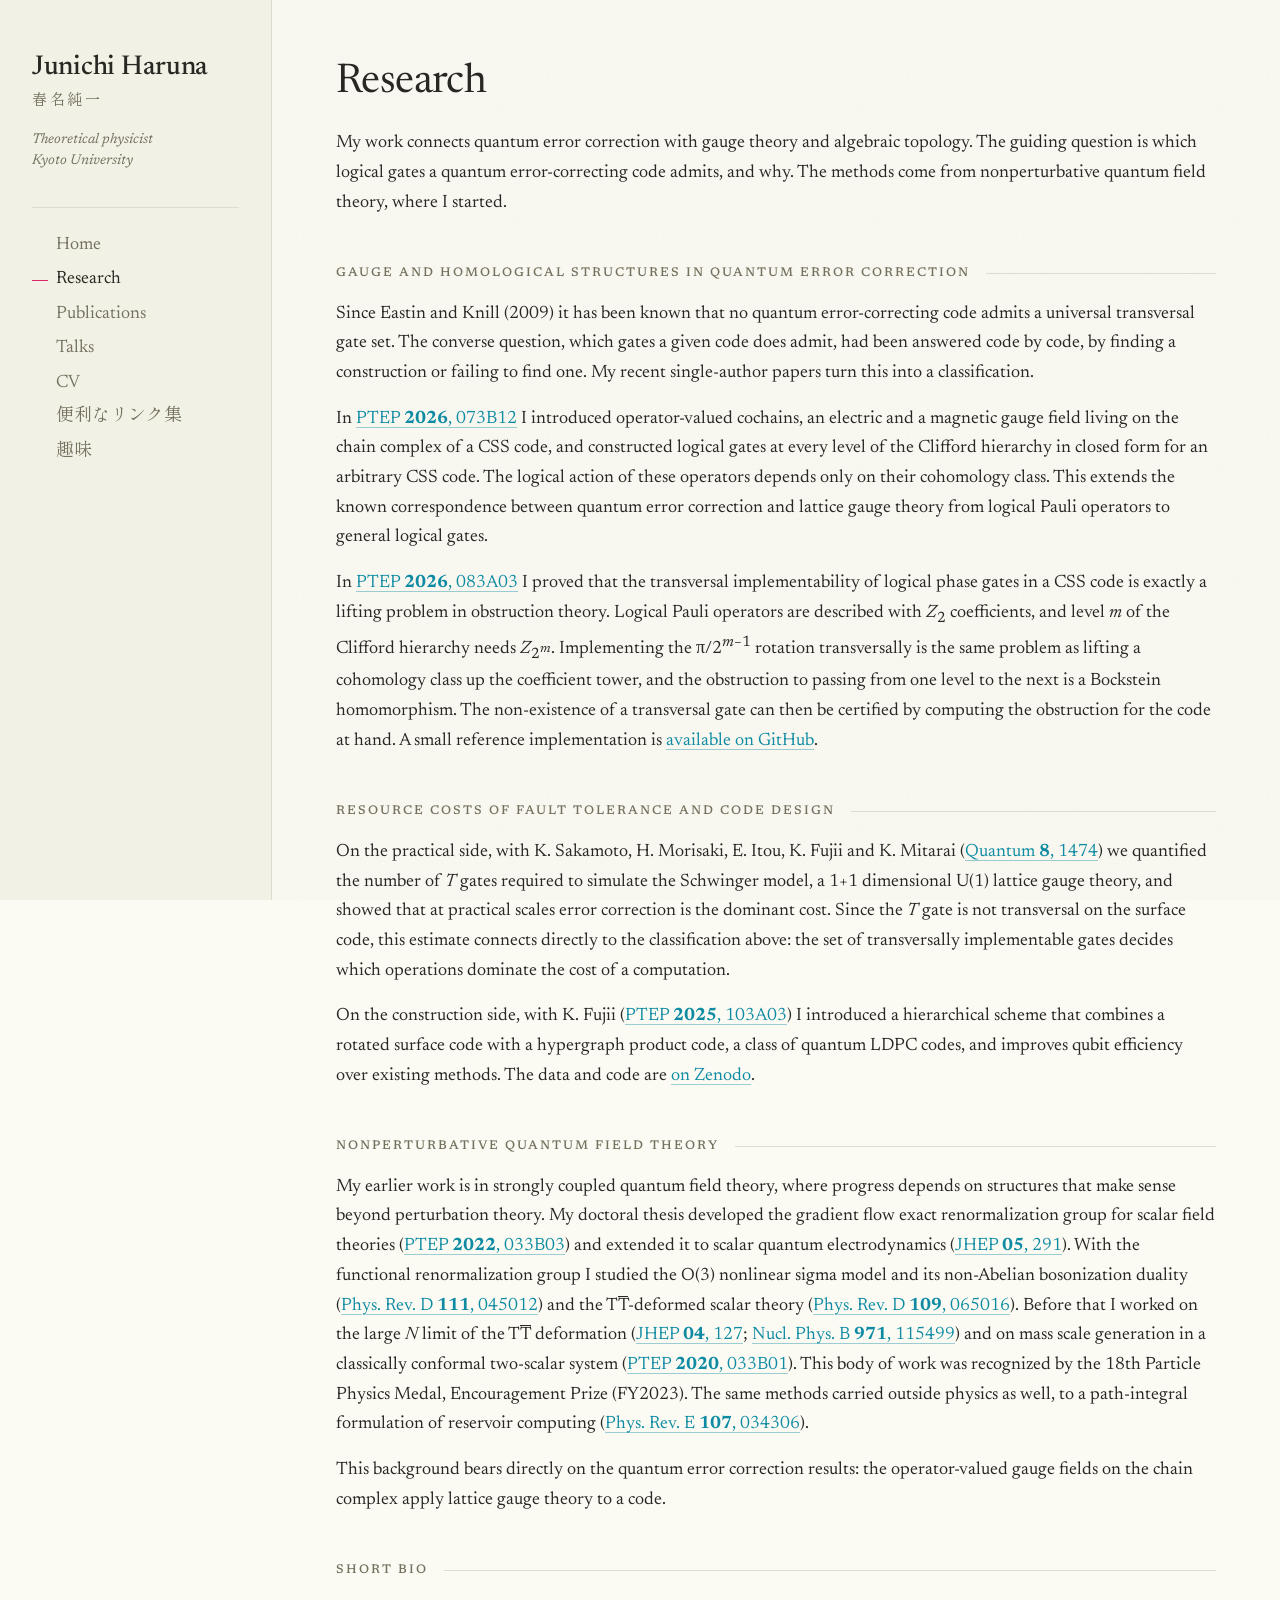
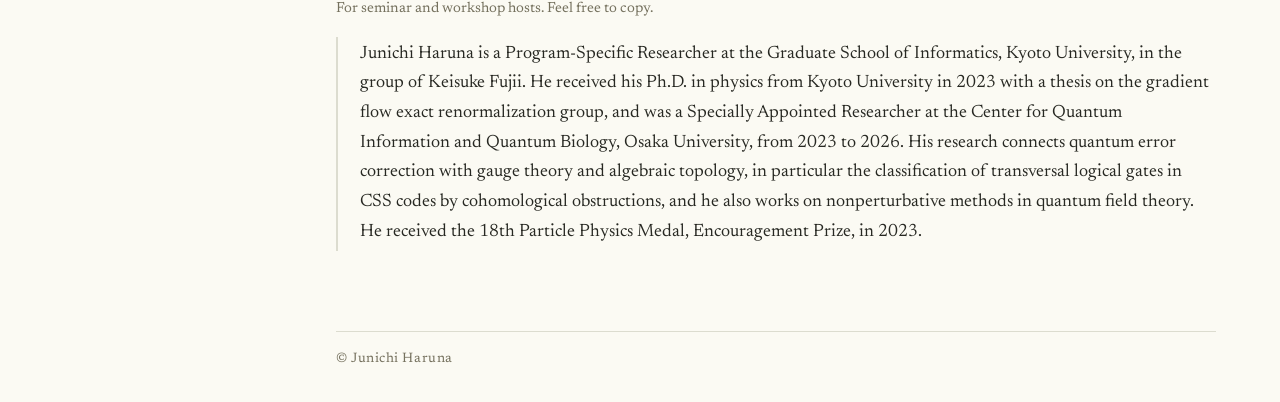
<file: research.html>
<!doctype html>
<html lang="en">
<head>
<meta charset="utf-8">
<meta name="viewport" content="width=device-width, initial-scale=1">
<title>Research | Junichi Haruna, Kyoto University</title>
<meta name="description" content="Research overview of Junichi Haruna: gauge and homological structures in quantum error correction, resource costs of fault tolerance, and nonperturbative quantum field theory.">
<link rel="canonical" href="https://junichiharuna.github.io/research.html">
<link rel="icon" href="favicon.svg" type="image/svg+xml">
<meta property="og:type" content="website">
<meta property="og:title" content="Research | Junichi Haruna, Kyoto University">
<meta property="og:description" content="Gauge and homological structures in quantum error correction, resource costs of fault tolerance, and nonperturbative quantum field theory.">
<meta property="og:url" content="https://junichiharuna.github.io/research.html">
<meta property="og:image" content="https://junichiharuna.github.io/og.png">
<meta name="twitter:card" content="summary_large_image">
<link rel="preconnect" href="https://fonts.googleapis.com">
<link rel="preconnect" href="https://fonts.gstatic.com" crossorigin>
<link rel="stylesheet" href="https://fonts.googleapis.com/css2?family=Newsreader:ital,opsz,wght@0,6..72,300..700;1,6..72,300..700&amp;family=Shippori+Mincho:wght@400;500;700&amp;display=swap">
<link rel="stylesheet" href="style.css">
</head>
<body>
<div class="wrap">
<header class="site">
<a class="site-name" href="./">Junichi Haruna</a>
<p class="site-kana" lang="ja">春名純一</p>
<p class="site-tagline">Theoretical physicist<br>Kyoto University</p>
<nav>
<ul>
<li><a href="./">Home</a></li>
<li><a href="research.html" aria-current="page">Research</a></li>
<li><a href="publications.html">Publications</a></li>
<li><a href="talks.html">Talks</a></li>
<li><a href="cv.html">CV</a></li>
<li><a href="links.html" lang="ja">便利なリンク集</a></li>
<li><a href="hobby.html" lang="ja">趣味</a></li>
</ul>
</nav>
</header>

<main>
<h1>Research</h1>
<p>My work connects quantum error correction with gauge theory and algebraic topology.
The guiding question is which logical gates a quantum error-correcting code admits, and why.
The methods come from nonperturbative quantum field theory, where I started.</p>

<h2>Gauge and homological structures in quantum error correction</h2>
<p>Since Eastin and Knill (2009) it has been known that no quantum error-correcting code admits a universal transversal gate set.
The converse question, which gates a given code does admit, had been answered code by code, by finding a construction or failing to find one.
My recent single-author papers turn this into a classification.</p>
<p>In <a href="https://doi.org/10.1093/ptep/ptag105">PTEP <b>2026</b>, 073B12</a> I introduced operator-valued cochains, an electric and a magnetic gauge field living on the chain complex of a CSS code, and constructed logical gates at every level of the Clifford hierarchy in closed form for an arbitrary CSS code.
The logical action of these operators depends only on their cohomology class.
This extends the known correspondence between quantum error correction and lattice gauge theory from logical Pauli operators to general logical gates.</p>
<p>In <a href="https://doi.org/10.1093/ptep/ptag133">PTEP <b>2026</b>, 083A03</a> I proved that the transversal implementability of logical phase gates in a CSS code is exactly a lifting problem in obstruction theory.
Logical Pauli operators are described with <i>Z</i><sub>2</sub> coefficients, and level <i>m</i> of the Clifford hierarchy needs <i>Z</i><sub>2<sup><i>m</i></sup></sub>.
Implementing the &pi;/2<sup><i>m</i>&minus;1</sup> rotation transversally is the same problem as lifting a cohomology class up the coefficient tower, and the obstruction to passing from one level to the next is a Bockstein homomorphism.
The non-existence of a transversal gate can then be certified by computing the obstruction for the code at hand.
A small reference implementation is <a href="https://github.com/junichiharuna/bockstein-gate-check">available on GitHub</a>.</p>

<h2>Resource costs of fault tolerance and code design</h2>
<p>On the practical side, with K. Sakamoto, H. Morisaki, E. Itou, K. Fujii and K. Mitarai (<a href="https://doi.org/10.22331/q-2024-09-17-1474">Quantum <b>8</b>, 1474</a>) we quantified the number of <i>T</i> gates required to simulate the Schwinger model, a 1+1 dimensional U(1) lattice gauge theory, and showed that at practical scales error correction is the dominant cost.
Since the <i>T</i> gate is not transversal on the surface code, this estimate connects directly to the classification above: the set of transversally implementable gates decides which operations dominate the cost of a computation.</p>
<p>On the construction side, with K. Fujii (<a href="https://doi.org/10.1093/ptep/ptaf130">PTEP <b>2025</b>, 103A03</a>) I introduced a hierarchical scheme that combines a rotated surface code with a hypergraph product code, a class of quantum LDPC codes, and improves qubit efficiency over existing methods.
The data and code are <a href="https://doi.org/10.5281/zenodo.15660987">on Zenodo</a>.</p>

<h2>Nonperturbative quantum field theory</h2>
<p>My earlier work is in strongly coupled quantum field theory, where progress depends on structures that make sense beyond perturbation theory.
My doctoral thesis developed the gradient flow exact renormalization group for scalar field theories (<a href="https://doi.org/10.1093/ptep/ptac021">PTEP <b>2022</b>, 033B03</a>) and extended it to scalar quantum electrodynamics (<a href="https://doi.org/10.1007/JHEP05(2024)291">JHEP <b>05</b>, 291</a>).
With the functional renormalization group I studied the O(3) nonlinear sigma model and its non-Abelian bosonization duality (<a href="https://doi.org/10.1103/PhysRevD.111.045012">Phys. Rev. D <b>111</b>, 045012</a>) and the T<span class="ovl">T</span>-deformed scalar theory (<a href="https://doi.org/10.1103/PhysRevD.109.065016">Phys. Rev. D <b>109</b>, 065016</a>).
Before that I worked on the large <i>N</i> limit of the T<span class="ovl">T</span> deformation (<a href="https://doi.org/10.1007/JHEP04(2020)127">JHEP <b>04</b>, 127</a>; <a href="https://doi.org/10.1016/j.nuclphysb.2021.115499">Nucl. Phys. B <b>971</b>, 115499</a>) and on mass scale generation in a classically conformal two-scalar system (<a href="https://doi.org/10.1093/ptep/ptz165">PTEP <b>2020</b>, 033B01</a>).
This body of work was recognized by the 18th Particle Physics Medal, Encouragement Prize (FY2023).
The same methods carried outside physics as well, to a path-integral formulation of reservoir computing (<a href="https://doi.org/10.1103/PhysRevE.107.034306">Phys. Rev. E <b>107</b>, 034306</a>).</p>
<p>This background bears directly on the quantum error correction results: the operator-valued gauge fields on the chain complex apply lattice gauge theory to a code.</p>

<h2>Short bio</h2>
<p class="note">For seminar and workshop hosts. Feel free to copy.</p>
<blockquote class="bio">
<p>Junichi Haruna is a Program-Specific Researcher at the Graduate School of Informatics, Kyoto University, in the group of Keisuke Fujii.
He received his Ph.D. in physics from Kyoto University in 2023 with a thesis on the gradient flow exact renormalization group, and was a Specially Appointed Researcher at the Center for Quantum Information and Quantum Biology, Osaka University, from 2023 to 2026.
His research connects quantum error correction with gauge theory and algebraic topology, in particular the classification of transversal logical gates in CSS codes by cohomological obstructions, and he also works on nonperturbative methods in quantum field theory.
He received the 18th Particle Physics Medal, Encouragement Prize, in 2023.</p>
</blockquote>
</main>

<footer>&copy; Junichi Haruna</footer>
</div>
</body>
</html>
</file>
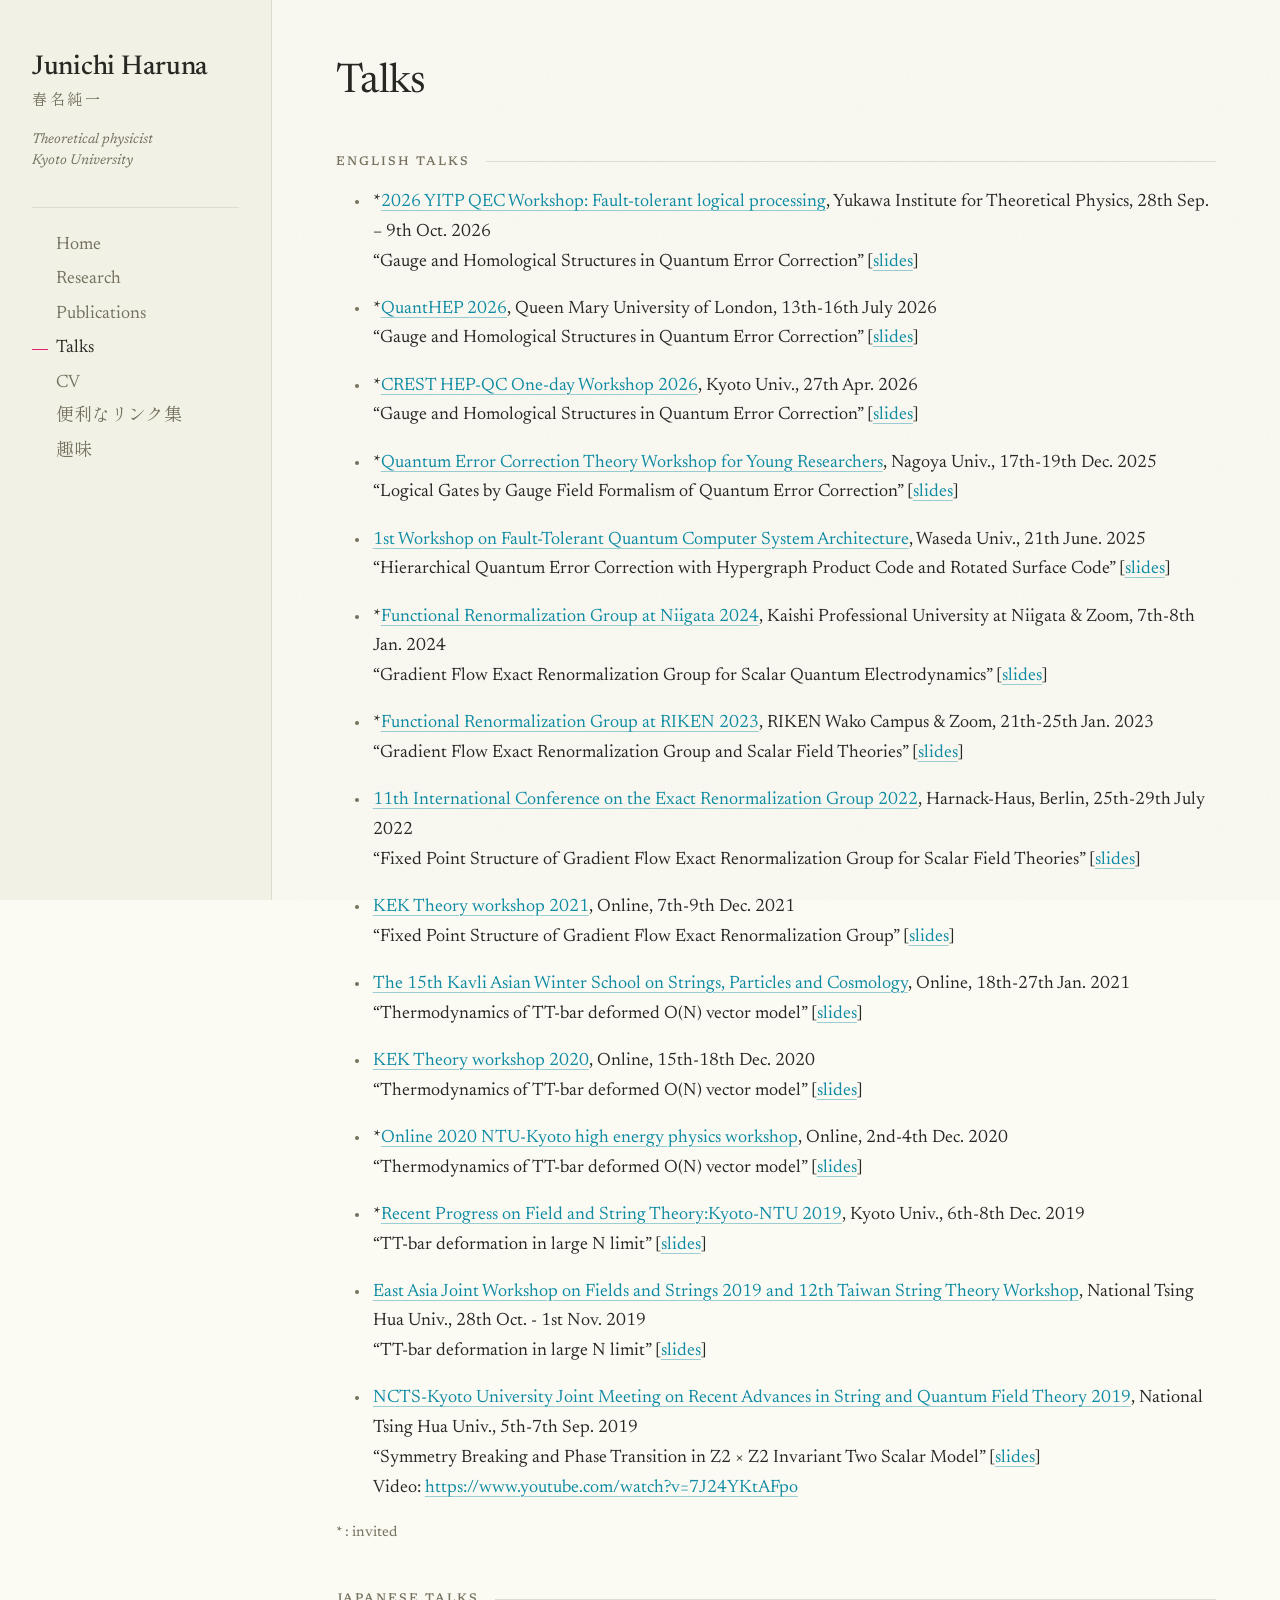
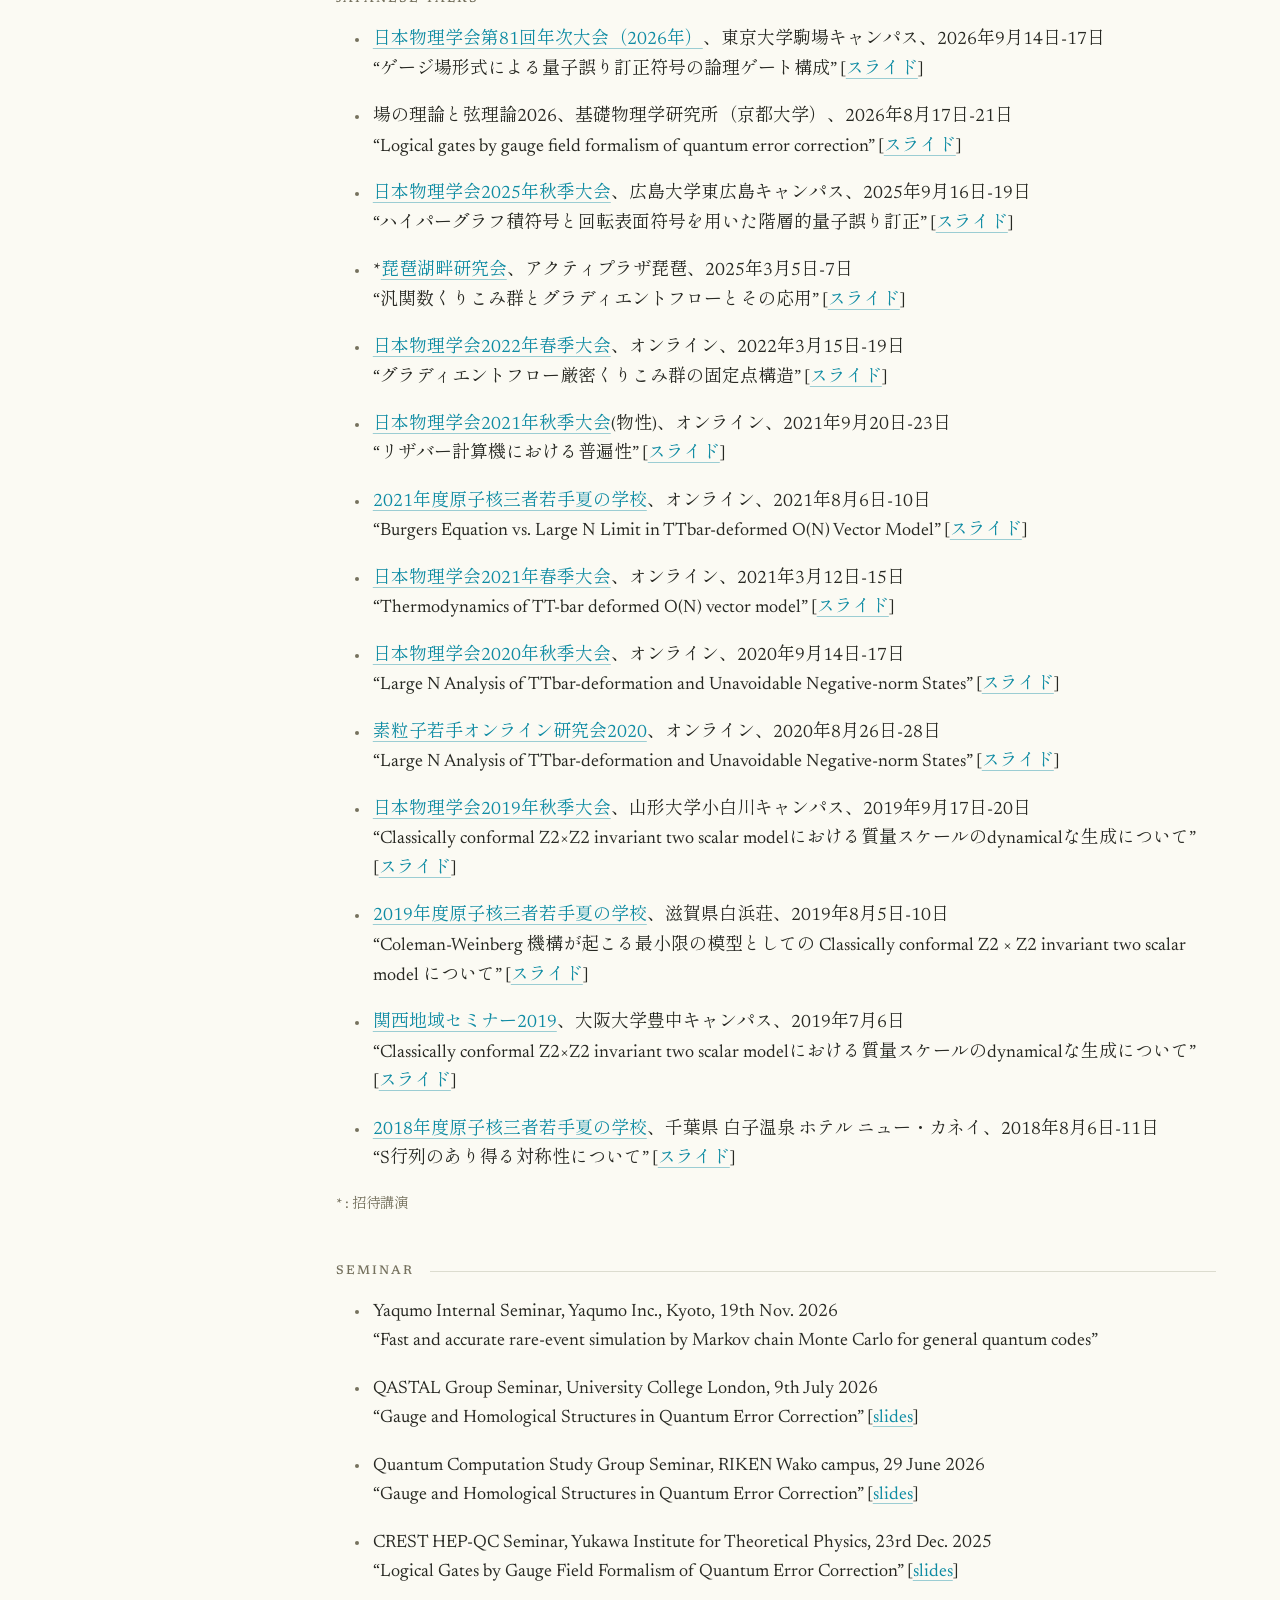
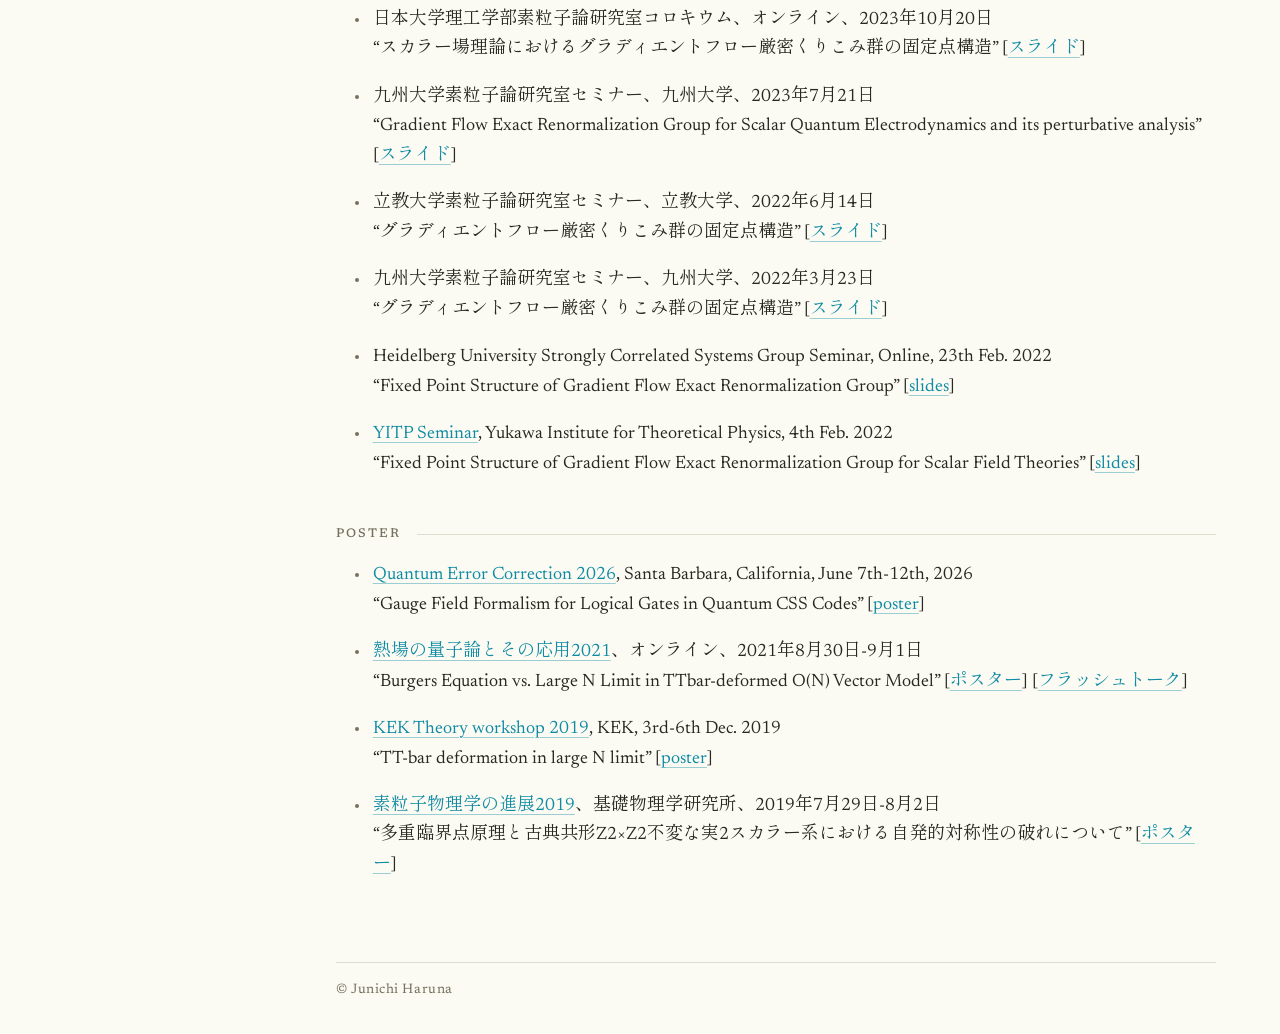
<file: talks.html>
<!doctype html>
<html lang="en">
<head>
<meta charset="utf-8">
<meta name="viewport" content="width=device-width, initial-scale=1">
<title>Talks | Junichi Haruna, Kyoto University</title>
<meta name="description" content="Talks, seminars and posters of Junichi Haruna, with slides for recent talks on gauge and homological structures in quantum error correction.">
<link rel="canonical" href="https://junichiharuna.github.io/talks.html">
<link rel="icon" href="favicon.svg" type="image/svg+xml">
<meta property="og:type" content="website">
<meta property="og:title" content="Talks | Junichi Haruna, Kyoto University">
<meta property="og:description" content="Talks, seminars and posters, with slides for recent talks.">
<meta property="og:url" content="https://junichiharuna.github.io/talks.html">
<meta property="og:image" content="https://junichiharuna.github.io/og.png">
<meta name="twitter:card" content="summary_large_image">
<link rel="preconnect" href="https://fonts.googleapis.com">
<link rel="preconnect" href="https://fonts.gstatic.com" crossorigin>
<link rel="stylesheet" href="https://fonts.googleapis.com/css2?family=Newsreader:ital,opsz,wght@0,6..72,300..700;1,6..72,300..700&amp;family=Shippori+Mincho:wght@400;500;700&amp;display=swap">
<link rel="stylesheet" href="style.css">
</head>
<body>
<div class="wrap">
<header class="site">
<a class="site-name" href="./">Junichi Haruna</a>
<p class="site-kana" lang="ja">春名純一</p>
<p class="site-tagline">Theoretical physicist<br>Kyoto University</p>
<nav>
<ul>
<li><a href="./">Home</a></li>
<li><a href="research.html">Research</a></li>
<li><a href="publications.html">Publications</a></li>
<li><a href="talks.html" aria-current="page">Talks</a></li>
<li><a href="cv.html">CV</a></li>
<li><a href="links.html" lang="ja">便利なリンク集</a></li>
<li><a href="hobby.html" lang="ja">趣味</a></li>
</ul>
</nav>
</header>

<main>
<h1>Talks</h1>

<h2>English talks</h2>
<ul class="entries">
<li>*<a href="https://sites.google.com/view/2026-yitp-logical-processing/home">2026 YITP QEC Workshop: Fault-tolerant logical processing</a>, Yukawa Institute for Theoretical Physics, 28th Sep. &ndash; 9th Oct. 2026<br>
&ldquo;Gauge and Homological Structures in Quantum Error Correction&rdquo; [<a href="slides/20261002_FTLP.pdf">slides</a>]</li>
<li>*<a href="https://indico.global/event/16939/">QuantHEP 2026</a>, Queen Mary University of London, 13th-16th July 2026<br>
&ldquo;Gauge and Homological Structures in Quantum Error Correction&rdquo; [<a href="slides/20260716_QuantHEP.pdf">slides</a>]</li>
<li>*<a href="https://www2.yukawa.kyoto-u.ac.jp/~hep-qc/event.html">CREST HEP-QC One-day Workshop 2026</a>, Kyoto Univ., 27th Apr. 2026<br>
&ldquo;Gauge and Homological Structures in Quantum Error Correction&rdquo; [<a href="slides/20260427_CREST.pdf">slides</a>]</li>
<li>*<a href="https://sites.google.com/view/qecminiworkshopjp2025/home">Quantum Error Correction Theory Workshop for Young Researchers</a>, Nagoya Univ., 17th-19th Dec. 2025<br>
&ldquo;Logical Gates by Gauge Field Formalism of Quantum Error Correction&rdquo; [<a href="slides/20251219_QECYoung_Nagoya.pdf">slides</a>]</li>
<li><a href="https://ftqcsa.github.io/">1st Workshop on Fault-Tolerant Quantum Computer System Architecture</a>, Waseda Univ., 21th June. 2025<br>
&ldquo;Hierarchical Quantum Error Correction with Hypergraph Product Code and Rotated Surface Code&rdquo; [<a href="slides/20250621_FTQCSA.pdf">slides</a>]</li>
<li>*<a href="https://ithems-math-phys-wg.riken.jp/workshop/FRG2024/home.html">Functional Renormalization Group at Niigata 2024</a>, Kaishi Professional University at Niigata &amp; Zoom, 7th-8th Jan. 2024<br>
&ldquo;Gradient Flow Exact Renormalization Group for Scalar Quantum Electrodynamics&rdquo; [<a href="slides/20240108_FRG_Niigata.pdf">slides</a>]</li>
<li>*<a href="https://ithems-math-phys-wg.riken.jp/workshop/FRG2023/home.html">Functional Renormalization Group at RIKEN 2023</a>, RIKEN Wako Campus &amp; Zoom, 21th-25th Jan. 2023<br>
&ldquo;Gradient Flow Exact Renormalization Group and Scalar Field Theories&rdquo; [<a href="slides/20230121_FRG_RIKEN.pdf">slides</a>]</li>
<li><a href="https://indico.tpi.uni-jena.de/event/199/">11th International Conference on the Exact Renormalization Group 2022</a>, Harnack-Haus, Berlin, 25th-29th July 2022<br>
&ldquo;Fixed Point Structure of Gradient Flow Exact Renormalization Group for Scalar Field Theories&rdquo; [<a href="slides/20220725_ERG2022.pdf">slides</a>]</li>
<li><a href="https://conference-indico.kek.jp/event/144/">KEK Theory workshop 2021</a>, Online, 7th-9th Dec. 2021<br>
&ldquo;Fixed Point Structure of Gradient Flow Exact Renormalization Group&rdquo; [<a href="slides/20211207_KEKTH2021.pdf">slides</a>]</li>
<li><a href="https://kaws2021.github.io/">The 15th Kavli Asian Winter School on Strings, Particles and Cosmology</a>, Online, 18th-27th Jan. 2021<br>
&ldquo;Thermodynamics of TT-bar deformed O(N) vector model&rdquo; [<a href="slides/20210124_KAWS2021.pdf">slides</a>]</li>
<li><a href="https://conference-indico.kek.jp/event/116/">KEK Theory workshop 2020</a>, Online, 15th-18th Dec. 2020<br>
&ldquo;Thermodynamics of TT-bar deformed O(N) vector model&rdquo; [<a href="slides/20201215_KEKTH2020.pdf">slides</a>]</li>
<li>*<a href="https://sites.google.com/view/ntukyoto2020/">Online 2020 NTU-Kyoto high energy physics workshop</a>, Online, 2nd-4th Dec. 2020<br>
&ldquo;Thermodynamics of TT-bar deformed O(N) vector model&rdquo; [<a href="slides/20201202_NTUKyoto.pdf">slides</a>]</li>
<li>*<a href="https://sites.google.com/view/kyotontu2019/">Recent Progress on Field and String Theory:Kyoto-NTU 2019</a>, Kyoto Univ., 6th-8th Dec. 2019<br>
&ldquo;TT-bar deformation in large N limit&rdquo; [<a href="slides/20191207_KyotoNTU.pdf">slides</a>]</li>
<li><a href="http://phys.cts.nthu.edu.tw/actnews/?Sn=463">East Asia Joint Workshop on Fields and Strings 2019 and 12th Taiwan String Theory Workshop</a>, National Tsing Hua Univ., 28th Oct. - 1st Nov. 2019<br>
&ldquo;TT-bar deformation in large N limit&rdquo; [<a href="slides/20191028_EastAsiaJoint.pdf">slides</a>]</li>
<li><a href="http://phys.cts.nthu.edu.tw/actnews/content.php?Sn=469">NCTS-Kyoto University Joint Meeting on Recent Advances in String and Quantum Field Theory 2019</a>, National Tsing Hua Univ., 5th-7th Sep. 2019<br>
&ldquo;Symmetry Breaking and Phase Transition in Z2 &times; Z2 Invariant Two Scalar Model&rdquo; [<a href="slides/20190905_NCTSKyoto.pdf">slides</a>]<br>
Video: <a href="https://www.youtube.com/watch?v=7J24YKtAFpo">https://www.youtube.com/watch?v=7J24YKtAFpo</a></li>
</ul>
<p class="note">* : invited</p>

<h2>Japanese talks</h2>
<ul class="entries" lang="ja">
<li><a href="https://jps2026a.gakkai-web.net/data/html/programsr.html">日本物理学会第81回年次大会（2026年）</a>、東京大学駒場キャンパス、2026年9月14日-17日<br>
&ldquo;ゲージ場形式による量子誤り訂正符号の論理ゲート構成&rdquo; [<a href="slides/20260917_JPS.pdf">スライド</a>]</li>
<li>場の理論と弦理論2026、基礎物理学研究所（京都大学）、2026年8月17日-21日<br>
&ldquo;Logical gates by gauge field formalism of quantum error correction&rdquo; [<a href="slides/20260817_QFTStrings.pdf">スライド</a>]</li>
<li><a href="https://jps2025a.gakkai-web.net/index.html">日本物理学会2025年秋季大会</a>、広島大学東広島キャンパス、2025年9月16日-19日<br>
&ldquo;ハイパーグラフ積符号と回転表面符号を用いた階層的量子誤り訂正&rdquo; [<a href="slides/20250918_JPS.pdf">スライド</a>]</li>
<li>*<a href="https://sites.google.com/view/lakeviewseminor/%E3%83%9B%E3%83%BC%E3%83%A0">琵琶湖畔研究会</a>、アクティプラザ琵琶、2025年3月5日-7日<br>
&ldquo;汎関数くりこみ群とグラディエントフローとその応用&rdquo; [<a href="slides/20250307_Biwako.pdf">スライド</a>]</li>
<li><a href="https://onsite.gakkai-web.net/jps/jps_search/2022sp/index.html">日本物理学会2022年春季大会</a>、オンライン、2022年3月15日-19日<br>
&ldquo;グラディエントフロー厳密くりこみ群の固定点構造&rdquo; [<a href="slides/20220316_JPS.pdf">スライド</a>]</li>
<li><a href="https://w4.gakkai-web.net/jps_search/2021au/index.html">日本物理学会2021年秋季大会</a>(物性)、オンライン、2021年9月20日-23日<br>
&ldquo;リザバー計算機における普遍性&rdquo; [<a href="slides/20210922_JPS.pdf">スライド</a>]</li>
<li><a href="http://www2.yukawa.kyoto-u.ac.jp/~sansha.wakate/school2021/index.html">2021年度原子核三者若手夏の学校</a>、オンライン、2021年8月6日-10日<br>
&ldquo;Burgers Equation vs. Large N Limit in TTbar-deformed O(N) Vector Model&rdquo; [<a href="slides/20210806_SummerSchool.pdf">スライド</a>]</li>
<li><a href="https://w4.gakkai-web.net/jps_search/2021sp/index.html">日本物理学会2021年春季大会</a>、オンライン、2021年3月12日-15日<br>
&ldquo;Thermodynamics of TT-bar deformed O(N) vector model&rdquo; [<a href="slides/20210315_JPS.pdf">スライド</a>]</li>
<li><a href="https://w4.gakkai-web.net/jps_search/2020au/index.html">日本物理学会2020年秋季大会</a>、オンライン、2020年9月14日-17日<br>
&ldquo;Large N Analysis of TTbar-deformation and Unavoidable Negative-norm States&rdquo; [<a href="slides/20200914_JPS.pdf">スライド</a>]</li>
<li><a href="https://sites.google.com/view/wakate-soryushi-2020/%E3%83%9B%E3%83%BC%E3%83%A0?authuser=0">素粒子若手オンライン研究会2020</a>、オンライン、2020年8月26日-28日<br>
&ldquo;Large N Analysis of TTbar-deformation and Unavoidable Negative-norm States&rdquo; [<a href="slides/20200826_WakateOnline.pdf">スライド</a>]</li>
<li><a href="https://www.jps.or.jp/activities/meetings/autumn/2019su_index.php">日本物理学会2019年秋季大会</a>、山形大学小白川キャンパス、2019年9月17日-20日<br>
&ldquo;Classically conformal Z2&times;Z2 invariant two scalar modelにおける質量スケールのdynamicalな生成について&rdquo; [<a href="slides/20190919_JPS.pdf">スライド</a>]</li>
<li><a href="http://www2.yukawa.kyoto-u.ac.jp/~sansha.wakate/school2019/index.html">2019年度原子核三者若手夏の学校</a>、滋賀県白浜荘、2019年8月5日-10日<br>
&ldquo;Coleman-Weinberg 機構が起こる最小限の模型としての Classically conformal Z2 &times; Z2 invariant two scalar model について&rdquo; [<a href="slides/20190805_SummerSchool.pdf">スライド</a>]</li>
<li><a href="https://sites.google.com/view/kansaihep2019/">関西地域セミナー2019</a>、大阪大学豊中キャンパス、2019年7月6日<br>
&ldquo;Classically conformal Z2&times;Z2 invariant two scalar modelにおける質量スケールのdynamicalな生成について&rdquo; [<a href="slides/20190706_KansaiSeminar.pdf">スライド</a>]</li>
<li><a href="http://www2.yukawa.kyoto-u.ac.jp/~sansha.wakate/school2018/">2018年度原子核三者若手夏の学校</a>、千葉県 白子温泉 ホテル ニュー・カネイ、2018年8月6日-11日<br>
&ldquo;S行列のあり得る対称性について&rdquo; [<a href="slides/20180806_SummerSchool.pdf">スライド</a>]</li>
</ul>
<p class="note" lang="ja">* : 招待講演</p>

<h2>Seminar</h2>
<ul class="entries">
<li>Yaqumo Internal Seminar, Yaqumo Inc., Kyoto, 19th Nov. 2026<br>
&ldquo;Fast and accurate rare-event simulation by Markov chain Monte Carlo for general quantum codes&rdquo;</li>
<li>QASTAL Group Seminar, University College London, 9th July 2026<br>
&ldquo;Gauge and Homological Structures in Quantum Error Correction&rdquo; [<a href="slides/20260709_UCL.pdf">slides</a>]</li>
<li>Quantum Computation Study Group Seminar, RIKEN Wako campus, 29 June 2026<br>
&ldquo;Gauge and Homological Structures in Quantum Error Correction&rdquo; [<a href="slides/20260629_RIKEN.pdf">slides</a>]</li>
<li>CREST HEP-QC Seminar, Yukawa Institute for Theoretical Physics, 23rd Dec. 2025<br>
&ldquo;Logical Gates by Gauge Field Formalism of Quantum Error Correction&rdquo; [<a href="slides/20251223_CREST_Seminar.pdf">slides</a>]</li>
<li lang="ja">日本大学理工学部素粒子論研究室コロキウム、オンライン、2023年10月20日<br>
&ldquo;スカラー場理論におけるグラディエントフロー厳密くりこみ群の固定点構造&rdquo; [<a href="slides/20231020_NihonU.pdf">スライド</a>]</li>
<li lang="ja">九州大学素粒子論研究室セミナー、九州大学、2023年7月21日<br>
&ldquo;Gradient Flow Exact Renormalization Group for Scalar Quantum Electrodynamics and its perturbative analysis&rdquo; [<a href="slides/20230721_Kyushu.pdf">スライド</a>]</li>
<li lang="ja">立教大学素粒子論研究室セミナー、立教大学、2022年6月14日<br>
&ldquo;グラディエントフロー厳密くりこみ群の固定点構造&rdquo; [<a href="slides/20220614_Rikkyo.pdf">スライド</a>]</li>
<li lang="ja">九州大学素粒子論研究室セミナー、九州大学、2022年3月23日<br>
&ldquo;グラディエントフロー厳密くりこみ群の固定点構造&rdquo; [<a href="slides/20220323_Kyushu.pdf">スライド</a>]</li>
<li>Heidelberg University Strongly Correlated Systems Group Seminar, Online, 23th Feb. 2022<br>
&ldquo;Fixed Point Structure of Gradient Flow Exact Renormalization Group&rdquo; [<a href="slides/20220223_Heidelberg.pdf">slides</a>]</li>
<li><a href="https://www.yukawa.kyoto-u.ac.jp/seminar/s52953">YITP Seminar</a>, Yukawa Institute for Theoretical Physics, 4th Feb. 2022<br>
&ldquo;Fixed Point Structure of Gradient Flow Exact Renormalization Group for Scalar Field Theories&rdquo; [<a href="slides/20220204_YITP.pdf">slides</a>]</li>
</ul>

<h2>Poster</h2>
<ul class="entries">
<li><a href="https://qec-conference.org/2026/">Quantum Error Correction 2026</a>, Santa Barbara, California, June 7th-12th, 2026<br>
&ldquo;Gauge Field Formalism for Logical Gates in Quantum CSS Codes&rdquo; [<a href="slides/20260607_QEC2026_poster.pdf">poster</a>]</li>
<li lang="ja"><a href="https://www.riise.hiroshima-u.ac.jp/TQFT/html2021/tqft2021.html">熱場の量子論とその応用2021</a>、オンライン、2021年8月30日-9月1日<br>
&ldquo;Burgers Equation vs. Large N Limit in TTbar-deformed O(N) Vector Model&rdquo; [<a href="slides/20210830_TQFT2021.pdf">ポスター</a>] [<a href="slides/20210830_TQFT2021_flash.pdf">フラッシュトーク</a>]</li>
<li><a href="https://conference-indico.kek.jp/indico/event/80/overview">KEK Theory workshop 2019</a>, KEK, 3rd-6th Dec. 2019<br>
&ldquo;TT-bar deformation in large N limit&rdquo; [<a href="slides/20191203_KEKTH2019_poster.pdf">poster</a>]</li>
<li lang="ja"><a href="http://www2.yukawa.kyoto-u.ac.jp/~ppp.ws/PPP2019/">素粒子物理学の進展2019</a>、基礎物理学研究所、2019年7月29日-8月2日<br>
&ldquo;多重臨界点原理と古典共形Z2&times;Z2不変な実2スカラー系における自発的対称性の破れについて&rdquo; [<a href="slides/20190729_PPP2019_poster.pdf">ポスター</a>]</li>
</ul>
</main>

<footer>&copy; Junichi Haruna</footer>
</div>
</body>
</html>
</file>
<file: style.css>
/* 論文誌風: セリフ体、Monokai由来の配色、左に固定した名前とナビ、右に本文
   --accent はリンク、--mark は現在ページの印と What's new の罫線 */

:root {
  --bg: #fbfaf3;
  --bg-side: #f2f1e6;
  --fg: #272822;
  --muted: #75715e;
  --accent: #0e8ba3;
  --mark: #e0246a;
  --rule: #dcdccf;
  --grain: 0.05;
  --serif: "Newsreader", "Shippori Mincho", Georgia, "Hiragino Mincho ProN",
    "Yu Mincho", YuMincho, "Noto Serif JP", serif;
}

@media (prefers-color-scheme: dark) {
  :root {
    --bg: #272822;
    --bg-side: #1e1f1a;
    --fg: #f8f8f2;
    --muted: #a29e88;
    --accent: #66d9ef;
    --mark: #f92672;
    --rule: #3e3d32;
    --grain: 0.07;
  }
}

* { box-sizing: border-box; }

html {
  -webkit-text-size-adjust: 100%;
  scroll-behavior: smooth;
}

body {
  margin: 0;
  background: var(--bg);
  color: var(--fg);
  font-family: var(--serif);
  font-size: 18px;
  line-height: 1.65;
  font-optical-sizing: auto;
  font-kerning: normal;
  -webkit-font-smoothing: antialiased;
}

/* 紙の質感 */
body::before {
  content: "";
  position: fixed;
  inset: 0;
  z-index: 0;
  pointer-events: none;
  opacity: var(--grain);
  background-image: url("data:image/svg+xml,%3Csvg xmlns='http://www.w3.org/2000/svg' width='180' height='180'%3E%3Cfilter id='n'%3E%3CfeTurbulence type='fractalNoise' baseFrequency='0.85' numOctaves='2' stitchTiles='stitch'/%3E%3CfeColorMatrix values='0 0 0 0 0.3  0 0 0 0 0.25  0 0 0 0 0.2  0 0 0 1 0'/%3E%3C/filter%3E%3Crect width='100%25' height='100%25' filter='url(%23n)'/%3E%3C/svg%3E");
}

::selection { background: color-mix(in srgb, var(--accent) 22%, transparent); }

/* 骨格: 左 17rem の固定サイドバー、右は残り全幅 */
.wrap {
  position: relative;
  z-index: 1;
  display: grid;
  grid-template-columns: 17rem minmax(0, 1fr);
  min-height: 100vh;
}

header.site {
  position: sticky;
  top: 0;
  align-self: start;
  min-height: 100vh;
  max-height: 100vh;
  overflow-y: auto;
  padding: 3.25rem 2rem 2.5rem;
  background: var(--bg-side);
  border-right: 1px solid var(--rule);
}

.site-name {
  display: block;
  font-size: 1.7rem;
  font-weight: 500;
  line-height: 1.15;
  letter-spacing: -0.01em;
  color: var(--fg);
  text-decoration: none;
}

.site-kana {
  margin: 0.35rem 0 0;
  font-size: 0.95rem;
  letter-spacing: 0.18em;
  color: var(--muted);
}

/* 名前の下の肩書きと所属 */
.site-tagline {
  margin: 1rem 0 0;
  font-size: 0.88rem;
  line-height: 1.5;
  font-style: italic;
  color: var(--muted);
}

nav {
  margin-top: 2.2rem;
  padding-top: 1.4rem;
  border-top: 1px solid var(--rule);
}

nav ul {
  list-style: none;
  margin: 0;
  padding: 0;
  display: flex;
  flex-direction: column;
  gap: 0.3rem;
}

nav li { margin: 0; }

nav a {
  position: relative;
  display: inline-block;
  padding-left: 1.5rem;
  color: var(--muted);
  text-decoration: none;
  transition: color 0.2s ease;
}

nav a::before {
  content: "";
  position: absolute;
  left: 0;
  top: 50%;
  width: 0;
  height: 1px;
  background: var(--mark);
  transition: width 0.25s ease;
}

nav a:hover { color: var(--fg); }
nav a:hover::before { width: 0.6rem; }

nav a[aria-current="page"] { color: var(--fg); }
nav a[aria-current="page"]::before { width: 1rem; }

main {
  overflow-wrap: anywhere;
  padding: 3.6rem clamp(2rem, 5vw, 6rem) 4rem;
}

/* リンク: 本文と同じ黒に、細い下線だけ差し色 */
a {
  color: var(--accent);
  text-decoration: underline;
  text-decoration-thickness: 1px;
  text-decoration-color: color-mix(in srgb, var(--accent) 40%, transparent);
  text-underline-offset: 0.2em;
  transition: text-decoration-color 0.2s ease;
}

a:hover { text-decoration-color: var(--accent); }

/* 見出し: h1 は大きな明朝、h2 は小さな大文字のラベルと右へ伸びる罫線 */
h1 {
  font-size: clamp(2rem, 3.2vw, 2.6rem);
  font-weight: 400;
  line-height: 1.2;
  letter-spacing: -0.015em;
  margin: 0 0 1.4rem;
}

h1 span[lang="ja"] {
  font-size: 0.6em;
  font-weight: 400;
  letter-spacing: 0.08em;
  color: var(--muted);
  margin-left: 0.4em;
}

h2 {
  display: flex;
  align-items: center;
  gap: 1rem;
  margin: 2.8rem 0 1rem;
  font-size: 0.78rem;
  font-weight: 500;
  letter-spacing: 0.16em;
  text-transform: uppercase;
  color: var(--muted);
}

h2::after {
  content: "";
  flex: 1;
  height: 1px;
  background: var(--rule);
}

h2:lang(ja) {
  font-size: 0.92rem;
  letter-spacing: 0.12em;
  text-transform: none;
}

h3 {
  font-size: 1.05rem;
  font-weight: 500;
  margin: 1.6rem 0 0.5rem;
}

p { margin: 0 0 1rem; }

/* Home の名前の下に置く業績プロフィールへのリンク */
.profiles {
  margin-top: -0.4rem;
  font-size: 0.9rem;
  letter-spacing: 0.04em;
  color: var(--muted);
}

/* 箇条書き */
ul, ol { padding-left: 1.5rem; margin: 0 0 1rem; }

li { margin-bottom: 0.4rem; }

li::marker {
  color: var(--muted);
  font-variant-numeric: tabular-nums;
}

.entries { padding-left: 2.1rem; }

.entries li {
  margin-bottom: 1.1rem;
  padding-left: 0.2rem;
}

/* Home の Interest と Keywords を広い画面では横に並べる */
.two-col {
  display: grid;
  grid-template-columns: repeat(auto-fit, minmax(20rem, 1fr));
  column-gap: 3.5rem;
}

.two-col section > h2 { margin-top: 2.8rem; }

/* What's new: 枠の中でスクロール */
.news {
  max-height: 16rem;
  overflow-y: auto;
  overscroll-behavior: contain;
  scrollbar-width: thin;
  scrollbar-color: var(--muted) transparent;
  margin: 0 0 1rem;
  padding: 0.9rem 1.2rem 0.9rem 2.6rem;
  border-left: 2px solid var(--mark);
  background: color-mix(in srgb, var(--fg) 4%, transparent);
}

.news li { margin-bottom: 0.45rem; }

.news:focus-visible {
  outline: 2px solid var(--accent);
  outline-offset: 3px;
}

/* Research の Short bio: 引用の体裁 */
blockquote.bio {
  margin: 0 0 1rem;
  padding: 0.2rem 0 0.2rem 1.4rem;
  border-left: 2px solid var(--rule);
}

blockquote.bio p { margin: 0; }

/* Talks の直近の予定 */
.upcoming { border-left: 2px solid var(--mark); padding-left: 1.2rem; }

.muted, .note { color: var(--muted); }

.note { font-size: 0.9rem; }

.ovl { text-decoration: overline; }

/* 連絡先 */
dl.contact {
  display: grid;
  grid-template-columns: max-content 1fr;
  gap: 0.35rem 1.6rem;
  margin: 0;
}

dl.contact dt {
  font-size: 0.78rem;
  letter-spacing: 0.12em;
  text-transform: uppercase;
  color: var(--muted);
  padding-top: 0.3rem;
}

dl.contact dd { margin: 0; }

footer {
  grid-column: 2;
  margin: 0 clamp(2rem, 5vw, 6rem);
  padding: 1rem 0 2rem;
  border-top: 1px solid var(--rule);
  color: var(--muted);
  font-size: 0.85rem;
  letter-spacing: 0.04em;
}

/* 読み込み時に本文が下から静かに現れる */
@media (prefers-reduced-motion: no-preference) {
  main > * {
    animation: rise 0.7s cubic-bezier(0.2, 0.7, 0.2, 1) both;
  }
  main > :nth-child(2) { animation-delay: 0.06s; }
  main > :nth-child(3) { animation-delay: 0.12s; }
  main > :nth-child(4) { animation-delay: 0.18s; }
  main > :nth-child(5) { animation-delay: 0.24s; }
  main > :nth-child(6) { animation-delay: 0.3s; }
  main > :nth-child(n + 7) { animation-delay: 0.36s; }

  @keyframes rise {
    from { opacity: 0; transform: translateY(0.6rem); }
    to { opacity: 1; transform: none; }
  }
}

/* 狭い画面: サイドバーを上に畳み、ナビは横並び */
@media (max-width: 48rem) {
  .wrap { display: block; }

  header.site {
    position: static;
    min-height: 0;
    max-height: none;
    padding: 1.6rem 1.25rem 1.2rem;
    border-right: 0;
    border-bottom: 1px solid var(--rule);
  }

  .site-name { font-size: 1.45rem; }

  nav {
    margin-top: 1.1rem;
    padding-top: 0.9rem;
  }

  nav ul {
    flex-direction: row;
    flex-wrap: wrap;
    gap: 0.3rem 1.4rem;
  }

  nav a { padding-left: 0; }
  nav a::before { display: none; }
  nav a[aria-current="page"] { text-decoration: underline; text-underline-offset: 0.3em; }

  main { padding: 2rem 1.25rem 2.5rem; }

  footer { margin: 0 1.25rem; }

  dl.contact { grid-template-columns: 1fr; gap: 0.15rem; }
  dl.contact dt { padding-top: 0.5rem; }
  dl.contact dd { margin-bottom: 0.3rem; }
}
</file>
